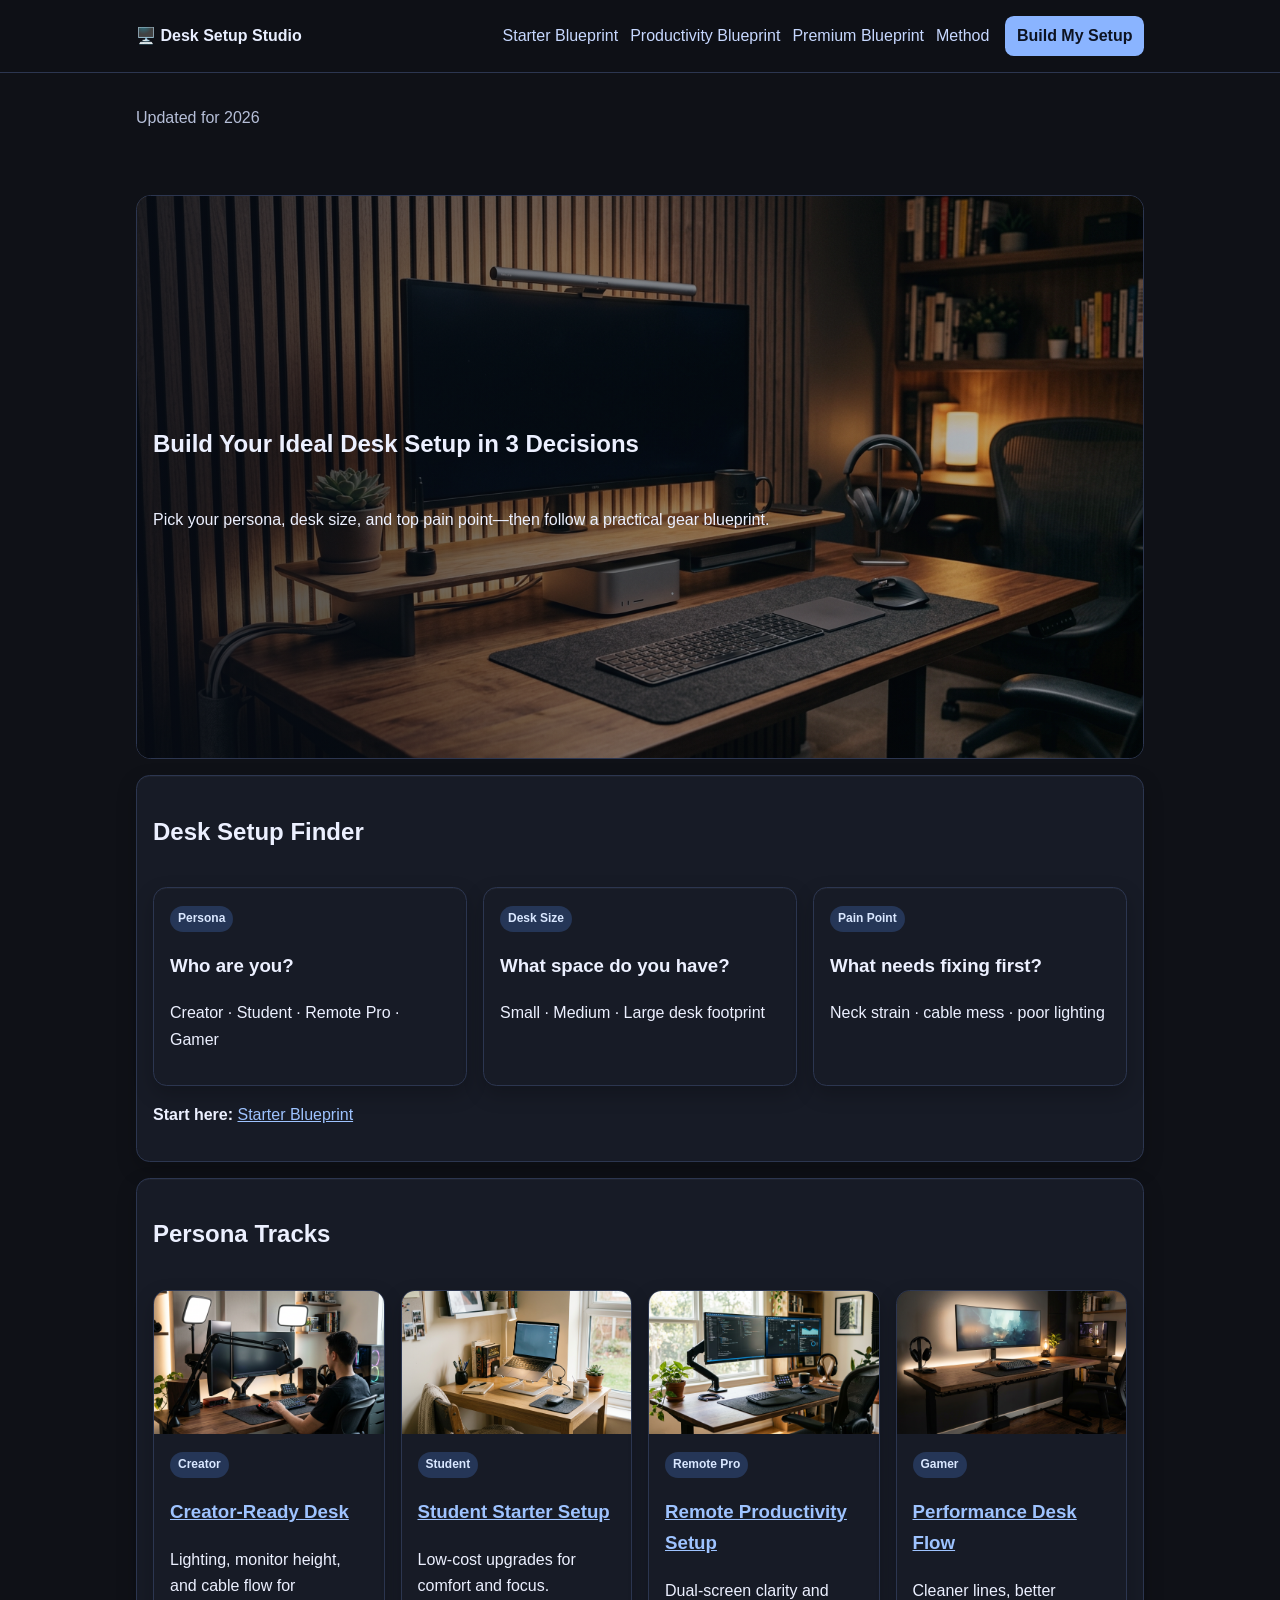
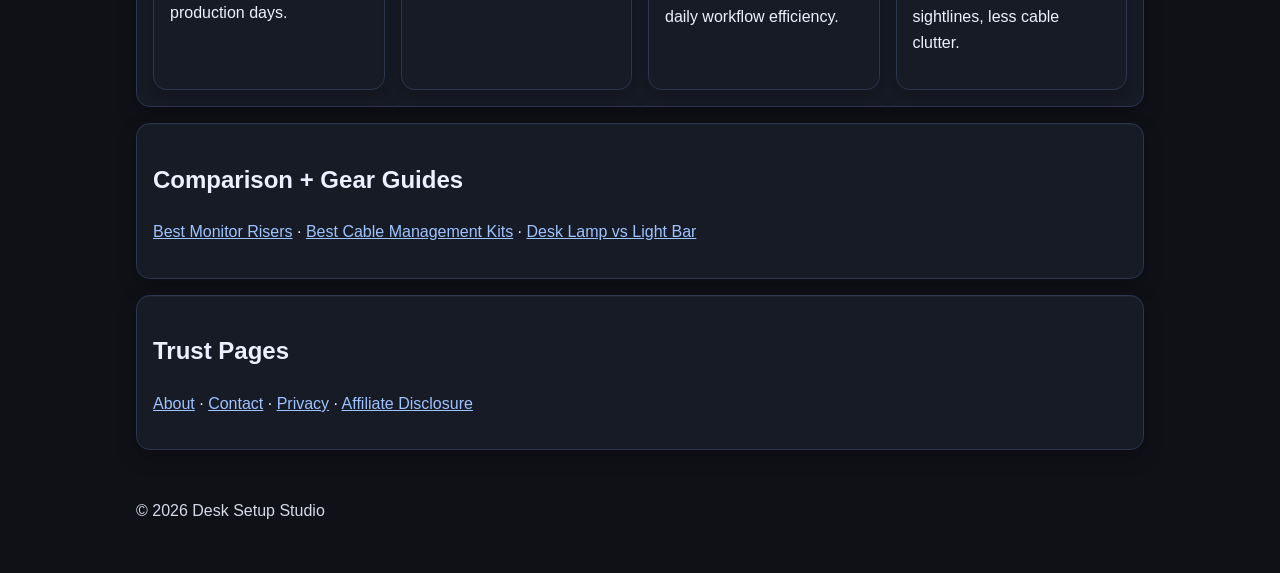
<file: index.html>
<!doctype html><html lang="en"><head><meta charset="utf-8"><meta name="viewport" content="width=device-width, initial-scale=1">
<title>Desk Setup Studio (2026) – Build Your Ideal Workspace</title>
<meta name="description" content="Use our Desk Setup Finder to build the right workspace by persona, desk size, and budget. Practical gear blueprints and comparison guides.">
<link rel="canonical" href="https://virtualecommerceinc.com/deskgear/"><link rel="stylesheet" href="styles.css"><!-- Google tag (gtag.js) -->
<script async src="https://www.googletagmanager.com/gtag/js?id=G-3Q57QH82ZM"></script><script>window.dataLayer=window.dataLayer||[];function gtag(){dataLayer.push(arguments);}gtag('js',new Date());gtag('config','G-3Q57QH82ZM');</script>
<script type="application/ld+json">{"@context":"https://schema.org","@type":"WebSite","name":"Desk Setup Studio","url":"https://virtualecommerceinc.com/deskgear/"}</script>
</head><body>
<div class="top-nav-wrap"><div class="wrap top-nav"><a class="brand" href="index.html">🖥️ Desk Setup Studio</a><nav class="top-links"><a href="setup-blueprint-starter.html">Starter Blueprint</a><a href="setup-blueprint-productivity.html">Productivity Blueprint</a><a href="setup-blueprint-premium.html">Premium Blueprint</a><a href="about.html">Method</a></nav><a class="top-cta" href="setup-blueprint-starter.html">Build My Setup</a></div></div>
<header class="wrap"><p class="sub">Updated for 2026</p></header>
<main class="wrap">
<section class="hero-banner"><img src="assets/desk_hero.png" alt="Premium ergonomic desk setup with clean cable management and monitor riser" loading="eager"><div class="hero-overlay"><h1>Build Your Ideal Desk Setup in 3 Decisions</h1><p>Pick your persona, desk size, and top pain point—then follow a practical gear blueprint.</p></div></section>

<section class="panel"><h2>Desk Setup Finder</h2><div class="grid">
<article class="card"><span class="badge">Persona</span><h3>Who are you?</h3><p>Creator · Student · Remote Pro · Gamer</p></article>
<article class="card"><span class="badge">Desk Size</span><h3>What space do you have?</h3><p>Small · Medium · Large desk footprint</p></article>
<article class="card"><span class="badge">Pain Point</span><h3>What needs fixing first?</h3><p>Neck strain · cable mess · poor lighting</p></article>
</div><p><strong>Start here:</strong> <a href="setup-blueprint-starter.html">Starter Blueprint</a></p></section>

<section class="panel"><h2>Persona Tracks</h2><div class="grid guide-cards">
<article class="card guide-card"><img src="assets/desk_creator.png" alt="Creator desk setup with microphone arm and clean lighting" loading="lazy"><div class="card-body"><span class="badge">Creator</span><h3><a href="setup-blueprint-premium.html">Creator-Ready Desk</a></h3><p>Lighting, monitor height, and cable flow for production days.</p></div></article>
<article class="card guide-card"><img src="assets/desk_student.png" alt="Compact student desk with organized accessories" loading="lazy"><div class="card-body"><span class="badge">Student</span><h3><a href="setup-blueprint-starter.html">Student Starter Setup</a></h3><p>Low-cost upgrades for comfort and focus.</p></div></article>
<article class="card guide-card"><img src="assets/desk_remote.png" alt="Remote work desk with dual monitor ergonomic arrangement" loading="lazy"><div class="card-body"><span class="badge">Remote Pro</span><h3><a href="setup-blueprint-productivity.html">Remote Productivity Setup</a></h3><p>Dual-screen clarity and daily workflow efficiency.</p></div></article>
<article class="card guide-card"><img src="assets/desk_gamer.png" alt="Gaming desk with monitor light and organized cable routing" loading="lazy"><div class="card-body"><span class="badge">Gamer</span><h3><a href="setup-blueprint-productivity.html">Performance Desk Flow</a></h3><p>Cleaner lines, better sightlines, less cable clutter.</p></div></article>
</div></section>

<section class="panel"><h2>Comparison + Gear Guides</h2><p><a href="best-monitor-risers.html">Best Monitor Risers</a> · <a href="best-cable-management-kits.html">Best Cable Management Kits</a> · <a href="desk-lamp-vs-light-bar.html">Desk Lamp vs Light Bar</a></p></section>
<section class="panel"><h2>Trust Pages</h2><p><a href="about.html">About</a> · <a href="contact.html">Contact</a> · <a href="privacy.html">Privacy</a> · <a href="affiliate-disclosure.html">Affiliate Disclosure</a></p></section>
</main>
<footer class="wrap footer"><p>© 2026 Desk Setup Studio</p></footer>
</body></html>
</file>
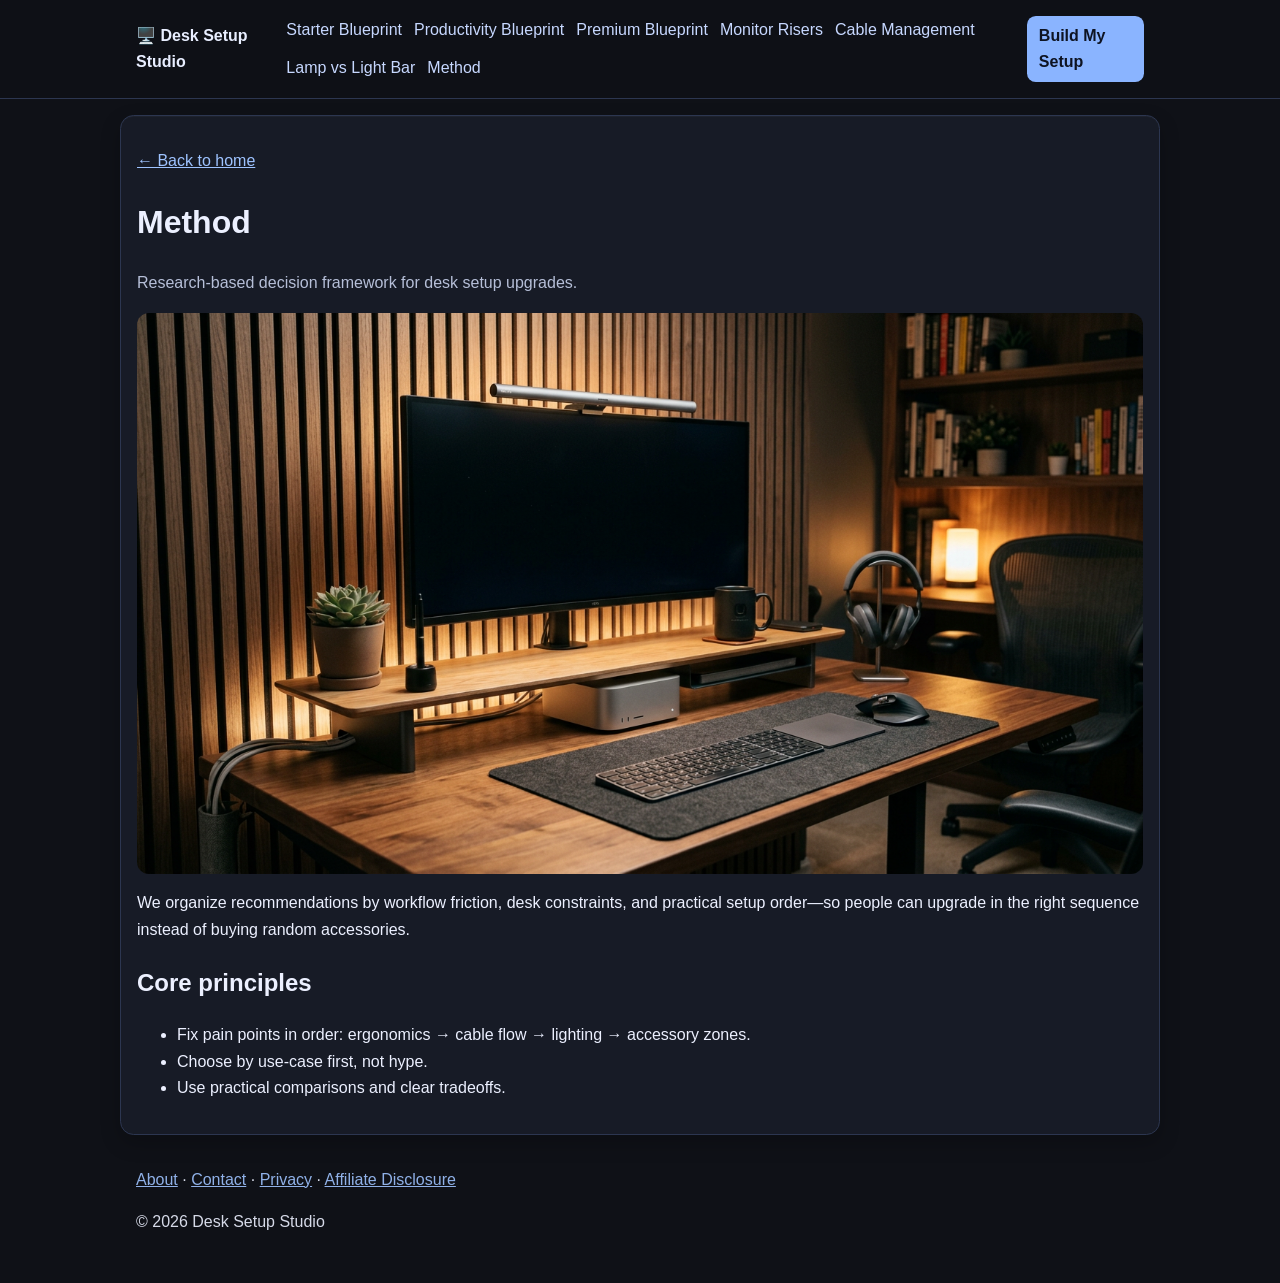
<file: about.html>
<!doctype html><html lang="en"><head><meta charset="utf-8"><meta name="viewport" content="width=device-width, initial-scale=1"><title>Method | Desk Setup Studio</title><meta name="description" content="Our desk setup method: practical, research-based framework to compare products quickly and build cleaner, more productive workspaces."><link rel="canonical" href="https://virtualecommerceinc.com/deskgear/about.html"><link rel="stylesheet" href="styles.css"><!-- Google tag (gtag.js) -->
<script async src="https://www.googletagmanager.com/gtag/js?id=G-3Q57QH82ZM"></script>
<script>window.dataLayer=window.dataLayer||[];function gtag(){dataLayer.push(arguments);}gtag("js",new Date());gtag("config","G-3Q57QH82ZM");</script></head><body><div class="top-nav-wrap"><div class="wrap top-nav"><a class="brand" href="index.html">🖥️ Desk Setup Studio</a><nav class="top-links"><a href="setup-blueprint-starter.html">Starter Blueprint</a><a href="setup-blueprint-productivity.html">Productivity Blueprint</a><a href="setup-blueprint-premium.html">Premium Blueprint</a><a href="best-monitor-risers.html">Monitor Risers</a><a href="best-cable-management-kits.html">Cable Management</a><a href="desk-lamp-vs-light-bar.html">Lamp vs Light Bar</a><a href="about.html">Method</a></nav><a class="top-cta" href="setup-blueprint-starter.html">Build My Setup</a></div></div>
<main class="wrap content"><p><a href="index.html">← Back to home</a></p><h1>Method</h1><p class="sub">Research-based decision framework for desk setup upgrades.</p><section class="guide-hero"><img src="assets/desk_hero.png" alt="Desk setup planning framework visual" loading="lazy"></section><p>We organize recommendations by workflow friction, desk constraints, and practical setup order—so people can upgrade in the right sequence instead of buying random accessories.</p><h2>Core principles</h2><ul><li>Fix pain points in order: ergonomics → cable flow → lighting → accessory zones.</li><li>Choose by use-case first, not hype.</li><li>Use practical comparisons and clear tradeoffs.</li></ul></main><footer class="wrap footer"><p><a href="about.html">About</a> · <a href="contact.html">Contact</a> · <a href="privacy.html">Privacy</a> · <a href="affiliate-disclosure.html">Affiliate Disclosure</a></p><p>© 2026 Desk Setup Studio</p></footer>
</body></html>
</file>
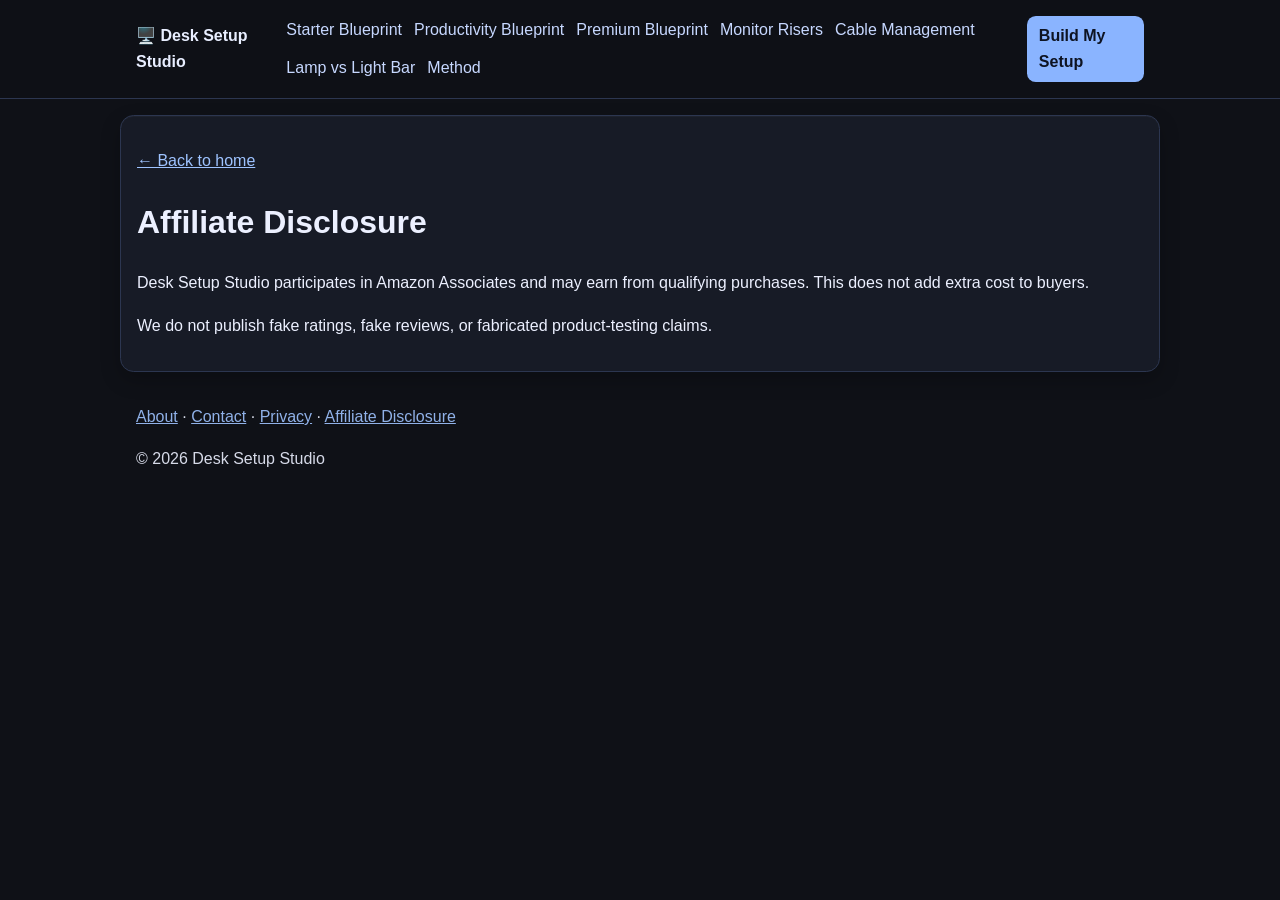
<file: affiliate-disclosure.html>
<!doctype html><html lang="en"><head><meta charset="utf-8"><meta name="viewport" content="width=device-width, initial-scale=1"><title>Affiliate Disclosure | Desk Setup Studio</title><meta name="description" content="Affiliate disclosure for Desk Setup Studio and Amazon Associates participation details."><link rel="canonical" href="https://virtualecommerceinc.com/deskgear/affiliate-disclosure.html"><link rel="stylesheet" href="styles.css"><!-- Google tag (gtag.js) -->
<script async src="https://www.googletagmanager.com/gtag/js?id=G-3Q57QH82ZM"></script>
<script>window.dataLayer=window.dataLayer||[];function gtag(){dataLayer.push(arguments);}gtag("js",new Date());gtag("config","G-3Q57QH82ZM");</script></head><body><div class="top-nav-wrap"><div class="wrap top-nav"><a class="brand" href="index.html">🖥️ Desk Setup Studio</a><nav class="top-links"><a href="setup-blueprint-starter.html">Starter Blueprint</a><a href="setup-blueprint-productivity.html">Productivity Blueprint</a><a href="setup-blueprint-premium.html">Premium Blueprint</a><a href="best-monitor-risers.html">Monitor Risers</a><a href="best-cable-management-kits.html">Cable Management</a><a href="desk-lamp-vs-light-bar.html">Lamp vs Light Bar</a><a href="about.html">Method</a></nav><a class="top-cta" href="setup-blueprint-starter.html">Build My Setup</a></div></div>
<main class="wrap content"><p><a href="index.html">← Back to home</a></p><h1>Affiliate Disclosure</h1><p>Desk Setup Studio participates in Amazon Associates and may earn from qualifying purchases. This does not add extra cost to buyers.</p><p>We do not publish fake ratings, fake reviews, or fabricated product-testing claims.</p></main><footer class="wrap footer"><p><a href="about.html">About</a> · <a href="contact.html">Contact</a> · <a href="privacy.html">Privacy</a> · <a href="affiliate-disclosure.html">Affiliate Disclosure</a></p><p>© 2026 Desk Setup Studio</p></footer>
</body></html>
</file>
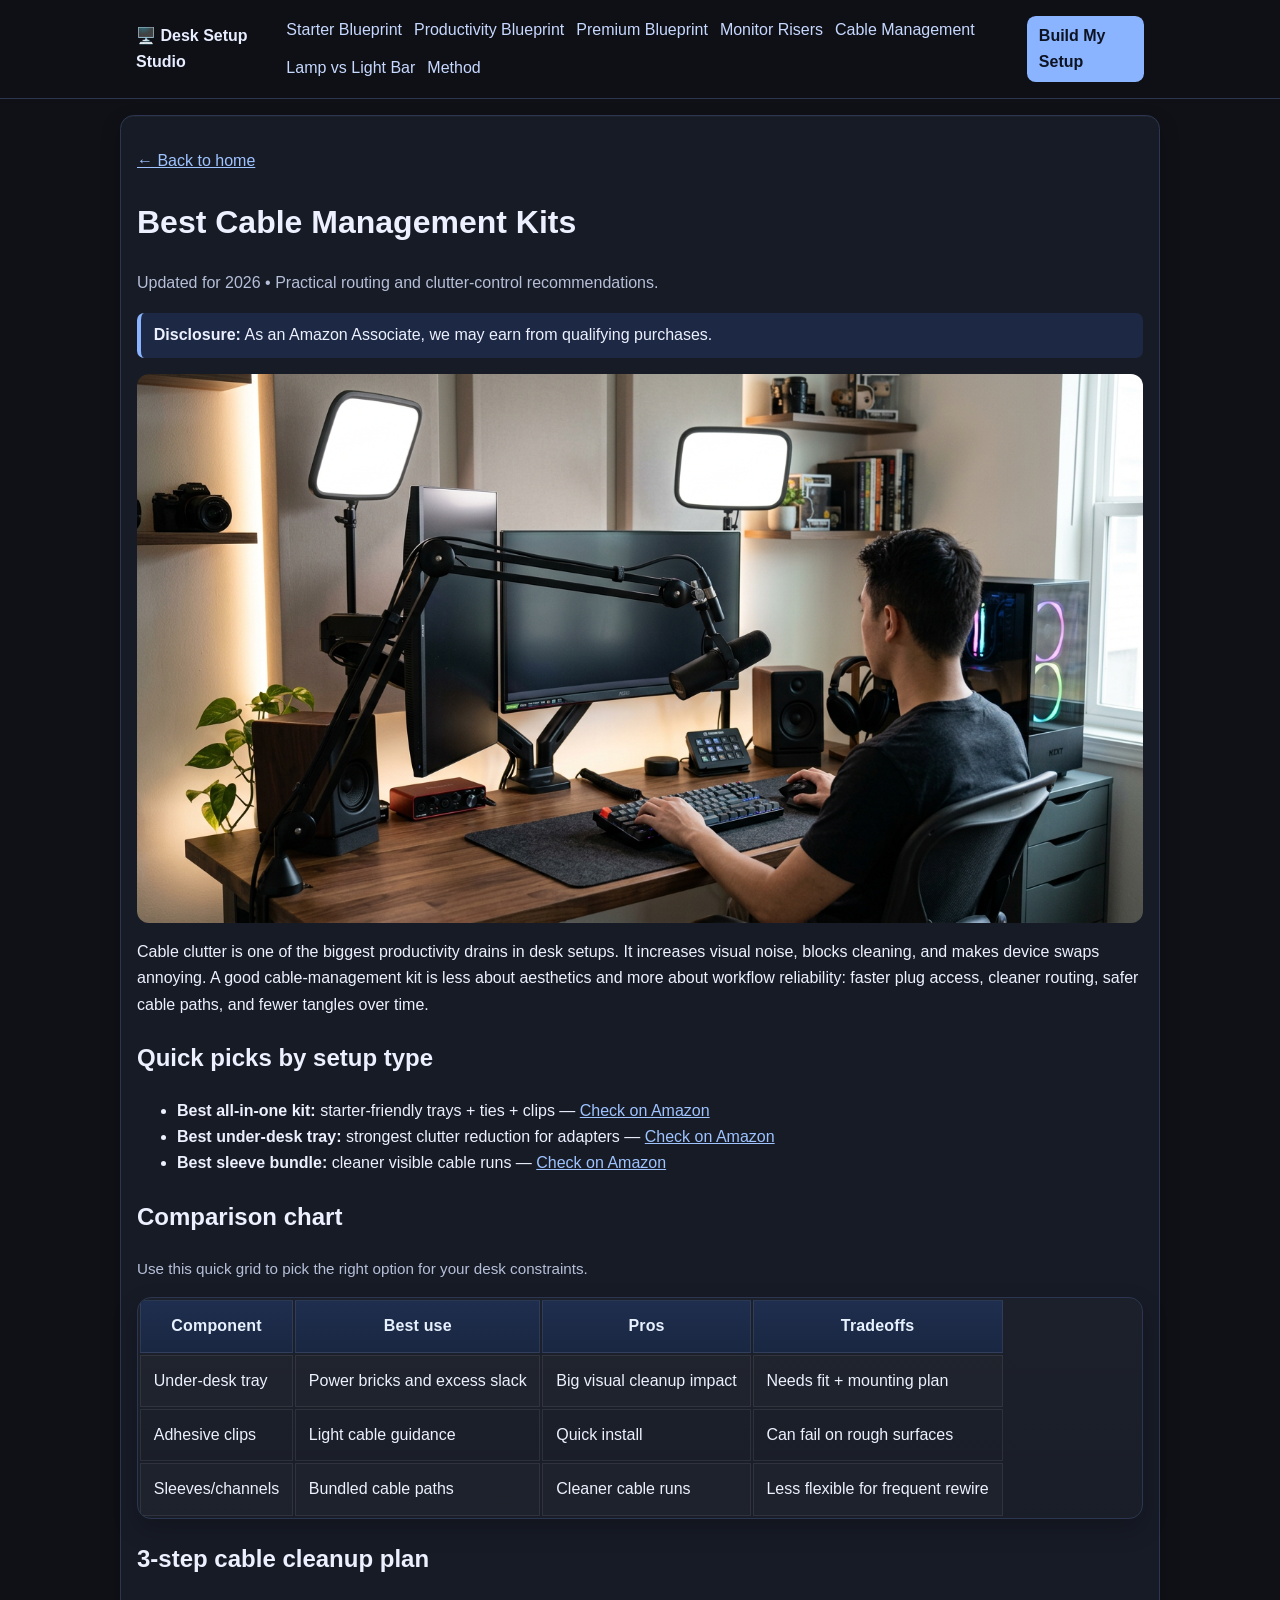
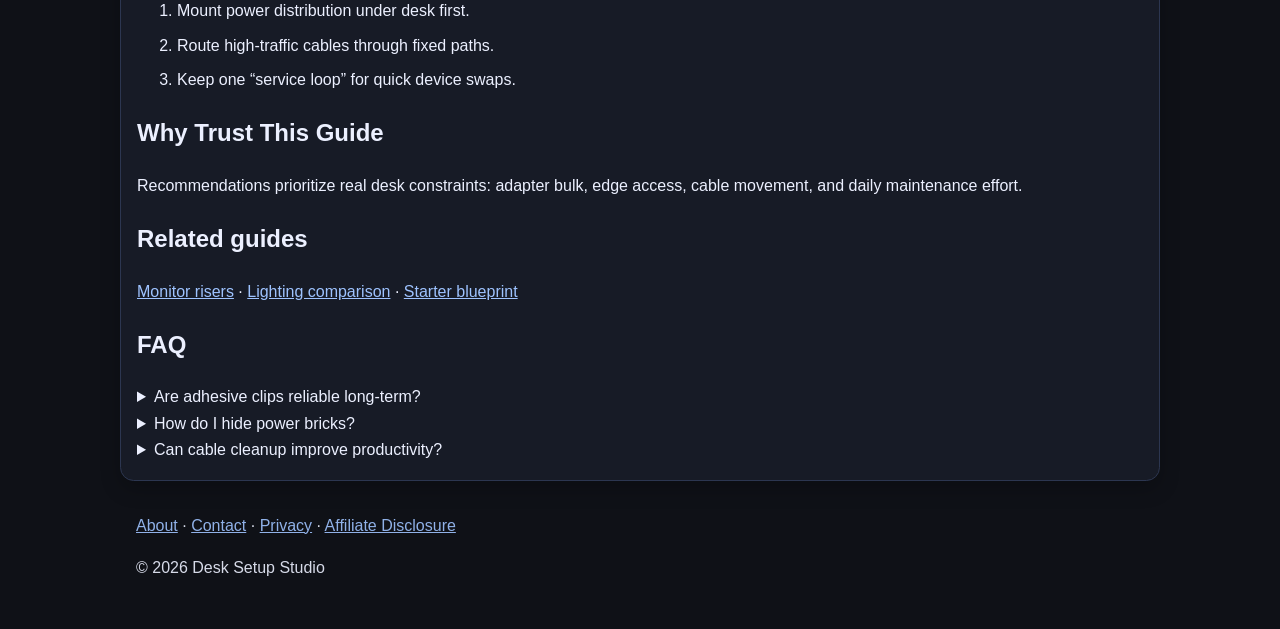
<file: best-cable-management-kits.html>
<!doctype html><html lang="en"><head><meta charset="utf-8"><meta name="viewport" content="width=device-width, initial-scale=1">
<title>Best Cable Management Kits (2026) – Clean Desk Workflow</title>
<meta name="description" content="Find the best desk cable management kits for under-desk routing, adapters, and wire control. Build a cleaner, faster workspace.">
<link rel="canonical" href="https://virtualecommerceinc.com/deskgear/best-cable-management-kits.html"><link rel="stylesheet" href="styles.css"><!-- Google tag (gtag.js) -->
<script async src="https://www.googletagmanager.com/gtag/js?id=G-3Q57QH82ZM"></script><script>window.dataLayer=window.dataLayer||[];function gtag(){dataLayer.push(arguments);}gtag('js',new Date());gtag('config','G-3Q57QH82ZM');</script>
<script type="application/ld+json">{"@context":"https://schema.org","@type":"BreadcrumbList","itemListElement":[{"@type":"ListItem","position":1,"name":"Home","item":"https://virtualecommerceinc.com/deskgear/"},{"@type":"ListItem","position":2,"name":"Best Cable Management Kits","item":"https://virtualecommerceinc.com/deskgear/best-cable-management-kits.html"}]}</script>
<script type="application/ld+json">{"@context":"https://schema.org","@type":"FAQPage","mainEntity":[{"@type":"Question","name":"What should I buy first for cable cleanup?","acceptedAnswer":{"@type":"Answer","text":"Start with an under-desk tray and reusable ties for the highest visible impact."}},{"@type":"Question","name":"Are adhesive clips enough?","acceptedAnswer":{"@type":"Answer","text":"They help for light routing, but heavier setups benefit from trays and channels."}}]}</script>
</head><body>
<div class="top-nav-wrap"><div class="wrap top-nav"><a class="brand" href="index.html">🖥️ Desk Setup Studio</a><nav class="top-links"><a href="setup-blueprint-starter.html">Starter Blueprint</a><a href="setup-blueprint-productivity.html">Productivity Blueprint</a><a href="setup-blueprint-premium.html">Premium Blueprint</a><a href="best-monitor-risers.html">Monitor Risers</a><a href="best-cable-management-kits.html">Cable Management</a><a href="desk-lamp-vs-light-bar.html">Lamp vs Light Bar</a><a href="about.html">Method</a></nav><a class="top-cta" href="setup-blueprint-starter.html">Build My Setup</a></div></div>
<main class="wrap content"><p><a href="index.html">← Back to home</a></p><h1>Best Cable Management Kits</h1><p class="sub">Updated for 2026 • Practical routing and clutter-control recommendations.</p><p class="disclosure"><strong>Disclosure:</strong> As an Amazon Associate, we may earn from qualifying purchases.</p>
<section class="guide-hero"><img src="assets/desk_creator.png" alt="Creative desk with clean cable routing and organized accessories" loading="lazy"></section>

<p>Cable clutter is one of the biggest productivity drains in desk setups. It increases visual noise, blocks cleaning, and makes device swaps annoying. A good cable-management kit is less about aesthetics and more about workflow reliability: faster plug access, cleaner routing, safer cable paths, and fewer tangles over time.</p>

<h2>Quick picks by setup type</h2>
<ul>
<li><strong>Best all-in-one kit:</strong> starter-friendly trays + ties + clips — <a rel="nofollow sponsored" href="https://www.amazon.com/s?k=desk+cable+management+kit&tag=deskgear03-20">Check on Amazon</a></li>
<li><strong>Best under-desk tray:</strong> strongest clutter reduction for adapters — <a rel="nofollow sponsored" href="https://www.amazon.com/s?k=under+desk+cable+tray&tag=deskgear03-20">Check on Amazon</a></li>
<li><strong>Best sleeve bundle:</strong> cleaner visible cable runs — <a rel="nofollow sponsored" href="https://www.amazon.com/s?k=desk+cable+sleeve+set&tag=deskgear03-20">Check on Amazon</a></li>
</ul>

<h2>Comparison chart</h2>
<p class="table-caption">Use this quick grid to pick the right option for your desk constraints.</p>
<div class="compare-table-wrap"><table>
<thead><tr><th>Component</th><th>Best use</th><th>Pros</th><th>Tradeoffs</th></tr></thead>
<tbody>
<tr><td>Under-desk tray</td><td>Power bricks and excess slack</td><td>Big visual cleanup impact</td><td>Needs fit + mounting plan</td></tr>
<tr><td>Adhesive clips</td><td>Light cable guidance</td><td>Quick install</td><td>Can fail on rough surfaces</td></tr>
<tr><td>Sleeves/channels</td><td>Bundled cable paths</td><td>Cleaner cable runs</td><td>Less flexible for frequent rewire</td></tr>
</tbody>
</table></div>

<h2>3-step cable cleanup plan</h2>
<ol>
<li>Mount power distribution under desk first.</li>
<li>Route high-traffic cables through fixed paths.</li>
<li>Keep one “service loop” for quick device swaps.</li>
</ol>

<h2>Why Trust This Guide</h2>
<p>Recommendations prioritize real desk constraints: adapter bulk, edge access, cable movement, and daily maintenance effort.</p>

<h2>Related guides</h2>
<p><a href="best-monitor-risers.html">Monitor risers</a> · <a href="desk-lamp-vs-light-bar.html">Lighting comparison</a> · <a href="setup-blueprint-starter.html">Starter blueprint</a></p>

<h2>FAQ</h2>
<details><summary>Are adhesive clips reliable long-term?</summary><p>They can be for lighter cables on clean surfaces; heavier routes should use trays/channels.</p></details>
<details><summary>How do I hide power bricks?</summary><p>Use under-desk trays or baskets and leave airflow space around high-heat adapters.</p></details>
<details><summary>Can cable cleanup improve productivity?</summary><p>Yes. Cleaner routing reduces friction, makes devices easier to manage, and improves focus.</p></details>
</main>
<footer class="wrap footer"><p><a href="about.html">About</a> · <a href="contact.html">Contact</a> · <a href="privacy.html">Privacy</a> · <a href="affiliate-disclosure.html">Affiliate Disclosure</a></p><p>© 2026 Desk Setup Studio</p></footer>
</body></html>
</file>
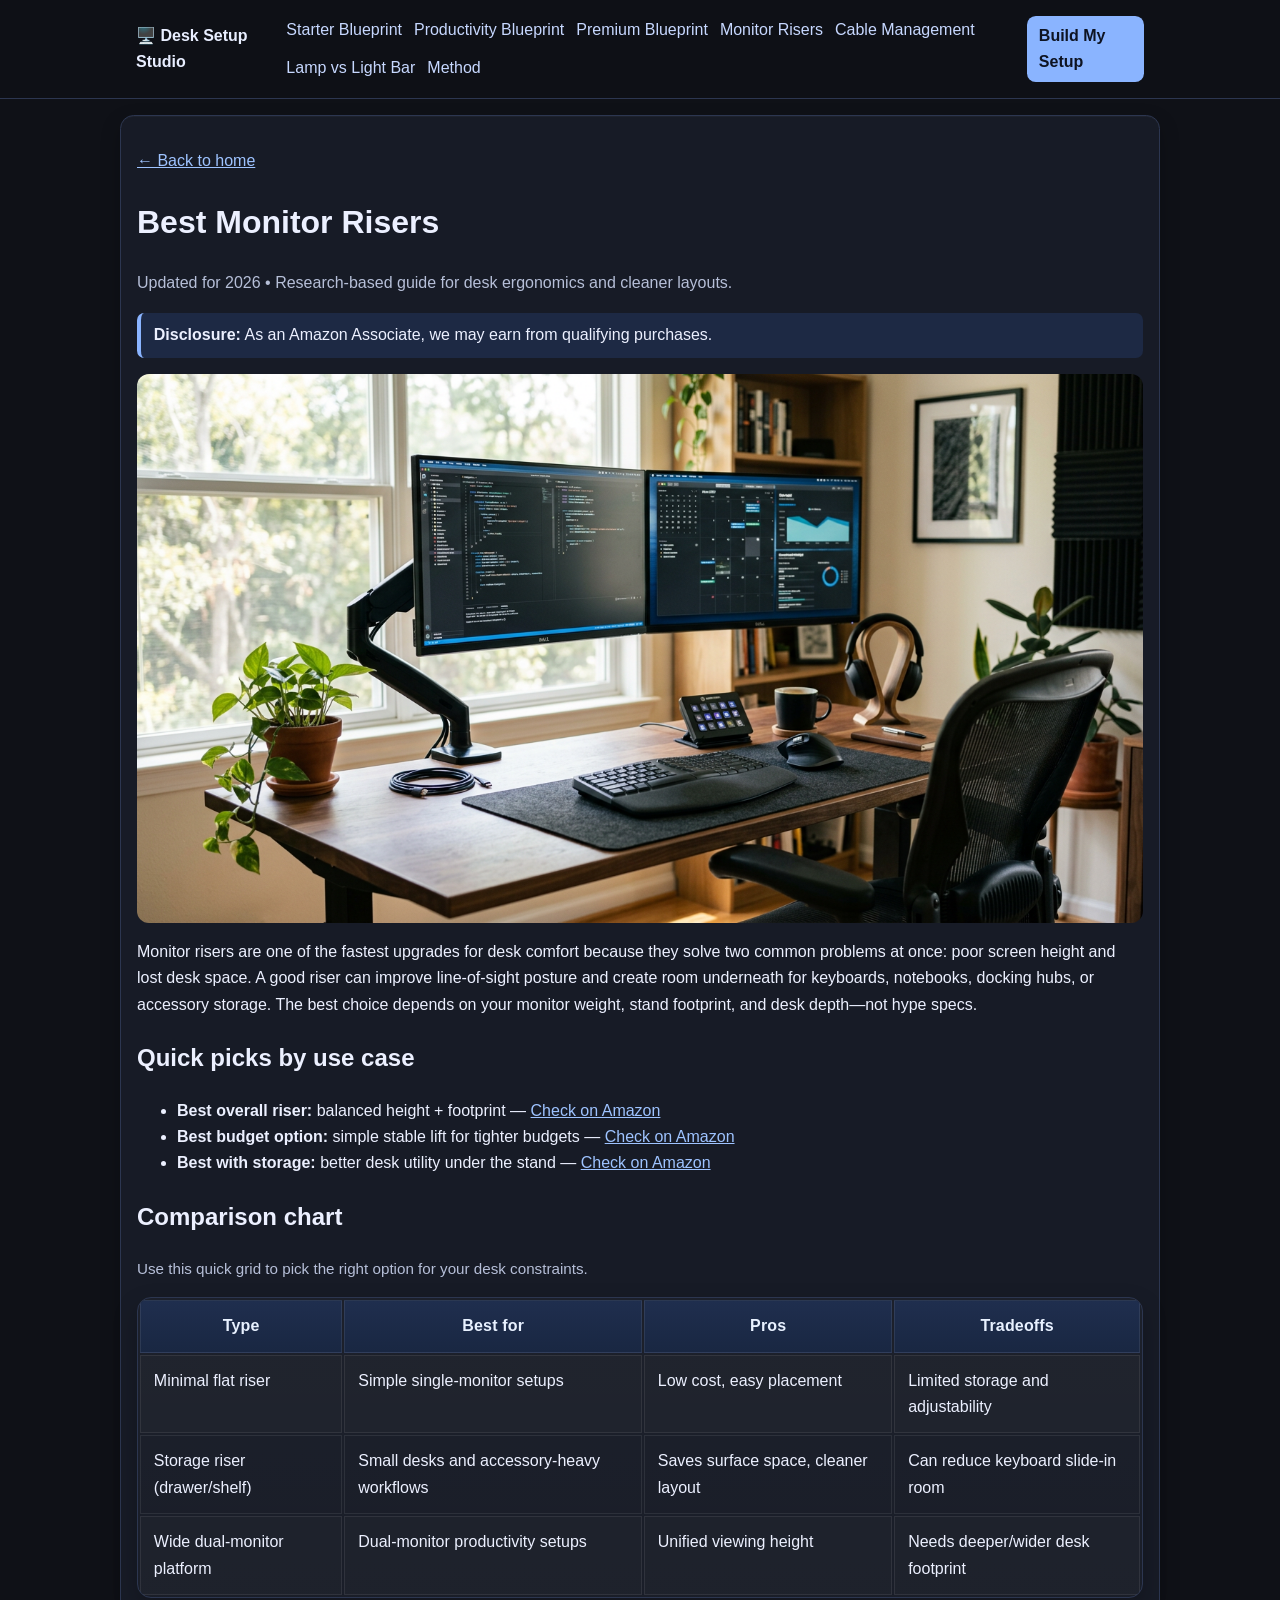
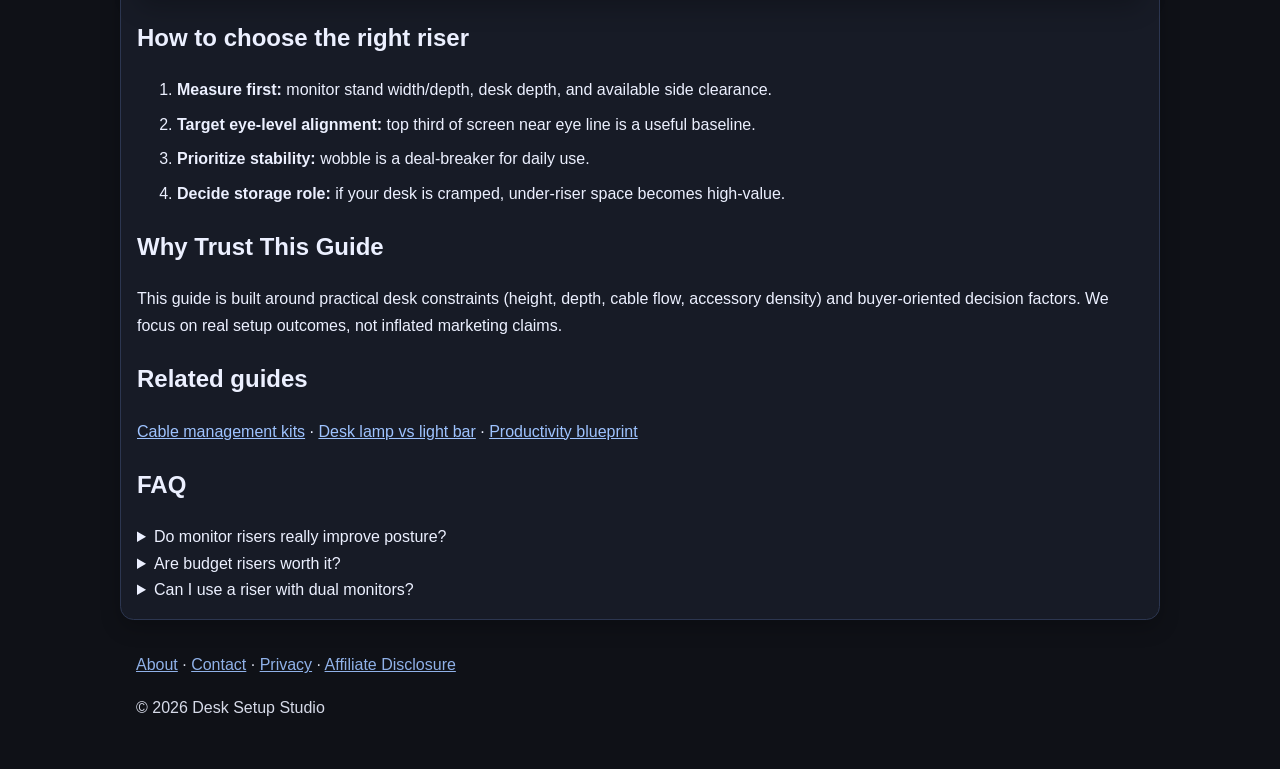
<file: best-monitor-risers.html>
<!doctype html><html lang="en"><head><meta charset="utf-8"><meta name="viewport" content="width=device-width, initial-scale=1">
<title>Best Monitor Risers (2026) – Ergonomic Desk Setup Guide</title>
<meta name="description" content="Compare monitor risers by height, footprint, and storage utility. Find ergonomic desk risers for home office, study, and creator setups.">
<link rel="canonical" href="https://virtualecommerceinc.com/deskgear/best-monitor-risers.html"><link rel="stylesheet" href="styles.css"><!-- Google tag (gtag.js) -->
<script async src="https://www.googletagmanager.com/gtag/js?id=G-3Q57QH82ZM"></script><script>window.dataLayer=window.dataLayer||[];function gtag(){dataLayer.push(arguments);}gtag('js',new Date());gtag('config','G-3Q57QH82ZM');</script>
<script type="application/ld+json">{"@context":"https://schema.org","@type":"BreadcrumbList","itemListElement":[{"@type":"ListItem","position":1,"name":"Home","item":"https://virtualecommerceinc.com/deskgear/"},{"@type":"ListItem","position":2,"name":"Best Monitor Risers","item":"https://virtualecommerceinc.com/deskgear/best-monitor-risers.html"}]}</script>
<script type="application/ld+json">{"@context":"https://schema.org","@type":"FAQPage","mainEntity":[{"@type":"Question","name":"Do monitor risers reduce neck strain?","acceptedAnswer":{"@type":"Answer","text":"They can help by bringing your display closer to eye level and reducing prolonged downward neck tilt."}},{"@type":"Question","name":"What width should I choose?","acceptedAnswer":{"@type":"Answer","text":"Choose a riser wider than your monitor base and deep enough to keep the stand stable."}},{"@type":"Question","name":"Do I need storage under a riser?","acceptedAnswer":{"@type":"Answer","text":"If desk depth is limited, under-riser storage can free space for keyboard, notebooks, and daily tools."}}]}</script>
</head><body>
<div class="top-nav-wrap"><div class="wrap top-nav"><a class="brand" href="index.html">🖥️ Desk Setup Studio</a><nav class="top-links"><a href="setup-blueprint-starter.html">Starter Blueprint</a><a href="setup-blueprint-productivity.html">Productivity Blueprint</a><a href="setup-blueprint-premium.html">Premium Blueprint</a><a href="best-monitor-risers.html">Monitor Risers</a><a href="best-cable-management-kits.html">Cable Management</a><a href="desk-lamp-vs-light-bar.html">Lamp vs Light Bar</a><a href="about.html">Method</a></nav><a class="top-cta" href="setup-blueprint-starter.html">Build My Setup</a></div></div>
<main class="wrap content">
<p><a href="index.html">← Back to home</a></p>
<h1>Best Monitor Risers</h1>
<p class="sub">Updated for 2026 • Research-based guide for desk ergonomics and cleaner layouts.</p>
<p class="disclosure"><strong>Disclosure:</strong> As an Amazon Associate, we may earn from qualifying purchases.</p>
<section class="guide-hero"><img src="assets/desk_remote.png" alt="Dual-monitor desk with ergonomic riser and tidy setup" loading="lazy"></section>

<p>Monitor risers are one of the fastest upgrades for desk comfort because they solve two common problems at once: poor screen height and lost desk space. A good riser can improve line-of-sight posture and create room underneath for keyboards, notebooks, docking hubs, or accessory storage. The best choice depends on your monitor weight, stand footprint, and desk depth—not hype specs.</p>

<h2>Quick picks by use case</h2>
<ul>
<li><strong>Best overall riser:</strong> balanced height + footprint — <a rel="nofollow sponsored" href="https://www.amazon.com/s?k=monitor+riser+stand&tag=deskgear03-20">Check on Amazon</a></li>
<li><strong>Best budget option:</strong> simple stable lift for tighter budgets — <a rel="nofollow sponsored" href="https://www.amazon.com/s?k=budget+monitor+riser&tag=deskgear03-20">Check on Amazon</a></li>
<li><strong>Best with storage:</strong> better desk utility under the stand — <a rel="nofollow sponsored" href="https://www.amazon.com/s?k=monitor+riser+with+drawer&tag=deskgear03-20">Check on Amazon</a></li>
</ul>

<h2>Comparison chart</h2>
<p class="table-caption">Use this quick grid to pick the right option for your desk constraints.</p>
<div class="compare-table-wrap"><table>
<thead><tr><th>Type</th><th>Best for</th><th>Pros</th><th>Tradeoffs</th></tr></thead>
<tbody>
<tr><td>Minimal flat riser</td><td>Simple single-monitor setups</td><td>Low cost, easy placement</td><td>Limited storage and adjustability</td></tr>
<tr><td>Storage riser (drawer/shelf)</td><td>Small desks and accessory-heavy workflows</td><td>Saves surface space, cleaner layout</td><td>Can reduce keyboard slide-in room</td></tr>
<tr><td>Wide dual-monitor platform</td><td>Dual-monitor productivity setups</td><td>Unified viewing height</td><td>Needs deeper/wider desk footprint</td></tr>
</tbody>
</table></div>

<h2>How to choose the right riser</h2>
<ol>
<li><strong>Measure first:</strong> monitor stand width/depth, desk depth, and available side clearance.</li>
<li><strong>Target eye-level alignment:</strong> top third of screen near eye line is a useful baseline.</li>
<li><strong>Prioritize stability:</strong> wobble is a deal-breaker for daily use.</li>
<li><strong>Decide storage role:</strong> if your desk is cramped, under-riser space becomes high-value.</li>
</ol>

<h2>Why Trust This Guide</h2>
<p>This guide is built around practical desk constraints (height, depth, cable flow, accessory density) and buyer-oriented decision factors. We focus on real setup outcomes, not inflated marketing claims.</p>

<h2>Related guides</h2>
<p><a href="best-cable-management-kits.html">Cable management kits</a> · <a href="desk-lamp-vs-light-bar.html">Desk lamp vs light bar</a> · <a href="setup-blueprint-productivity.html">Productivity blueprint</a></p>

<h2>FAQ</h2>
<details><summary>Do monitor risers really improve posture?</summary><p>They often help when monitors sit too low, reducing sustained neck flexion during long work sessions.</p></details>
<details><summary>Are budget risers worth it?</summary><p>Yes, if stable and correctly sized. Height and stability matter more than premium material.</p></details>
<details><summary>Can I use a riser with dual monitors?</summary><p>Yes—verify width and weight support. Some setups are better with two compact risers.</p></details>
</main>
<footer class="wrap footer"><p><a href="about.html">About</a> · <a href="contact.html">Contact</a> · <a href="privacy.html">Privacy</a> · <a href="affiliate-disclosure.html">Affiliate Disclosure</a></p><p>© 2026 Desk Setup Studio</p></footer>
</body></html>
</file>
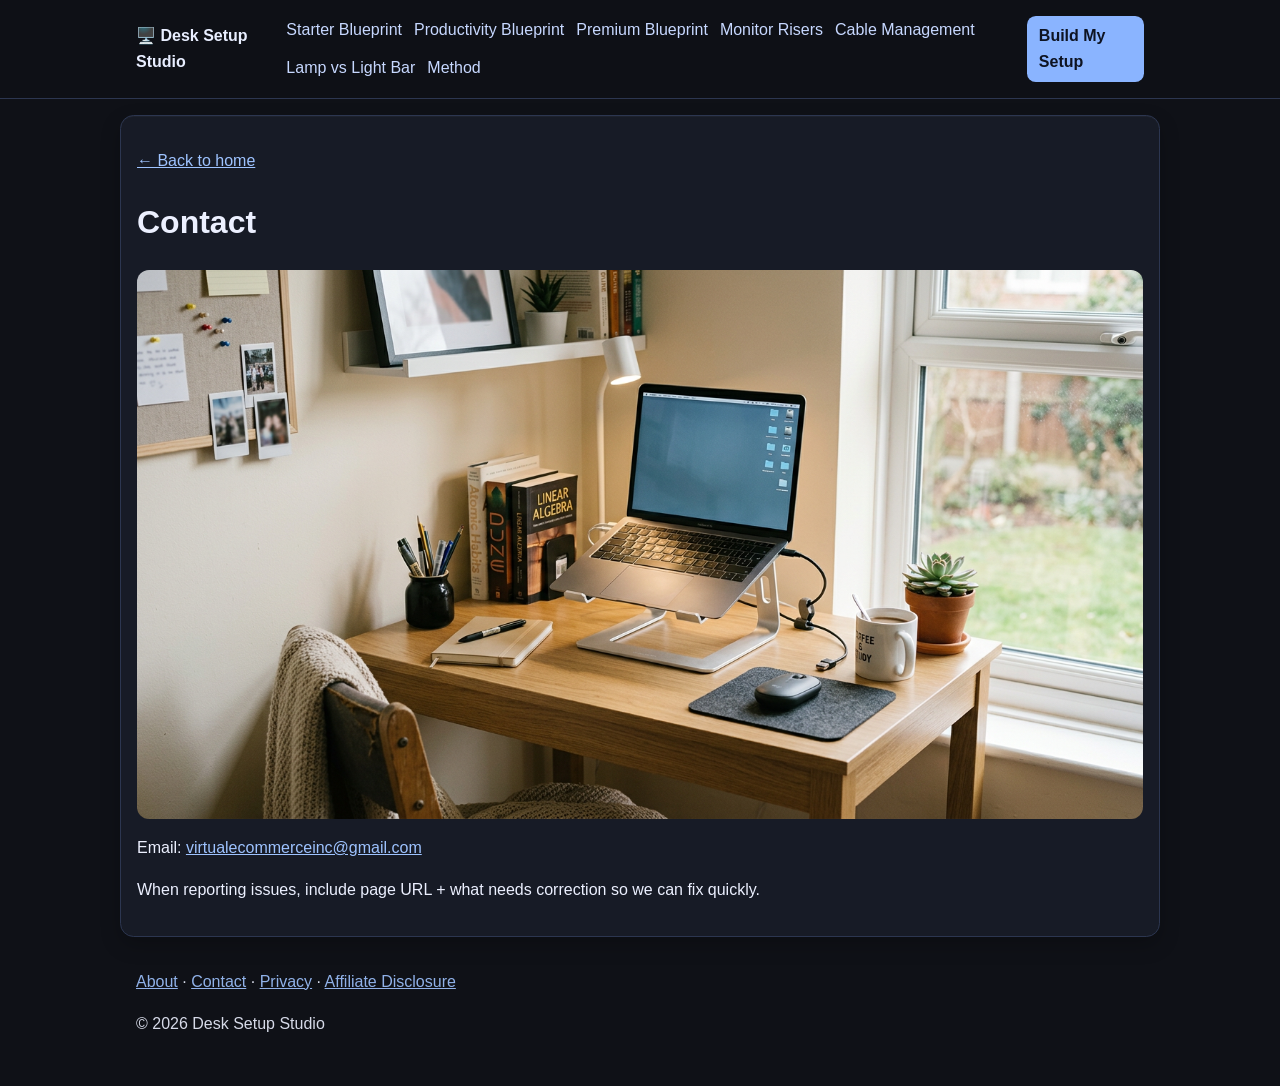
<file: contact.html>
<!doctype html><html lang="en"><head><meta charset="utf-8"><meta name="viewport" content="width=device-width, initial-scale=1"><title>Contact | Desk Setup Studio</title><meta name="description" content="Contact Desk Setup Studio for corrections, feedback, or collaboration requests."><link rel="canonical" href="https://virtualecommerceinc.com/deskgear/contact.html"><link rel="stylesheet" href="styles.css"><!-- Google tag (gtag.js) -->
<script async src="https://www.googletagmanager.com/gtag/js?id=G-3Q57QH82ZM"></script>
<script>window.dataLayer=window.dataLayer||[];function gtag(){dataLayer.push(arguments);}gtag("js",new Date());gtag("config","G-3Q57QH82ZM");</script></head><body><div class="top-nav-wrap"><div class="wrap top-nav"><a class="brand" href="index.html">🖥️ Desk Setup Studio</a><nav class="top-links"><a href="setup-blueprint-starter.html">Starter Blueprint</a><a href="setup-blueprint-productivity.html">Productivity Blueprint</a><a href="setup-blueprint-premium.html">Premium Blueprint</a><a href="best-monitor-risers.html">Monitor Risers</a><a href="best-cable-management-kits.html">Cable Management</a><a href="desk-lamp-vs-light-bar.html">Lamp vs Light Bar</a><a href="about.html">Method</a></nav><a class="top-cta" href="setup-blueprint-starter.html">Build My Setup</a></div></div>
<main class="wrap content"><p><a href="index.html">← Back to home</a></p><h1>Contact</h1><section class="guide-hero"><img src="assets/desk_student.png" alt="Clean workspace contact page visual" loading="lazy"></section><p>Email: <a href="mailto:virtualecommerceinc@gmail.com">virtualecommerceinc@gmail.com</a></p><p>When reporting issues, include page URL + what needs correction so we can fix quickly.</p></main><footer class="wrap footer"><p><a href="about.html">About</a> · <a href="contact.html">Contact</a> · <a href="privacy.html">Privacy</a> · <a href="affiliate-disclosure.html">Affiliate Disclosure</a></p><p>© 2026 Desk Setup Studio</p></footer>
</body></html>
</file>
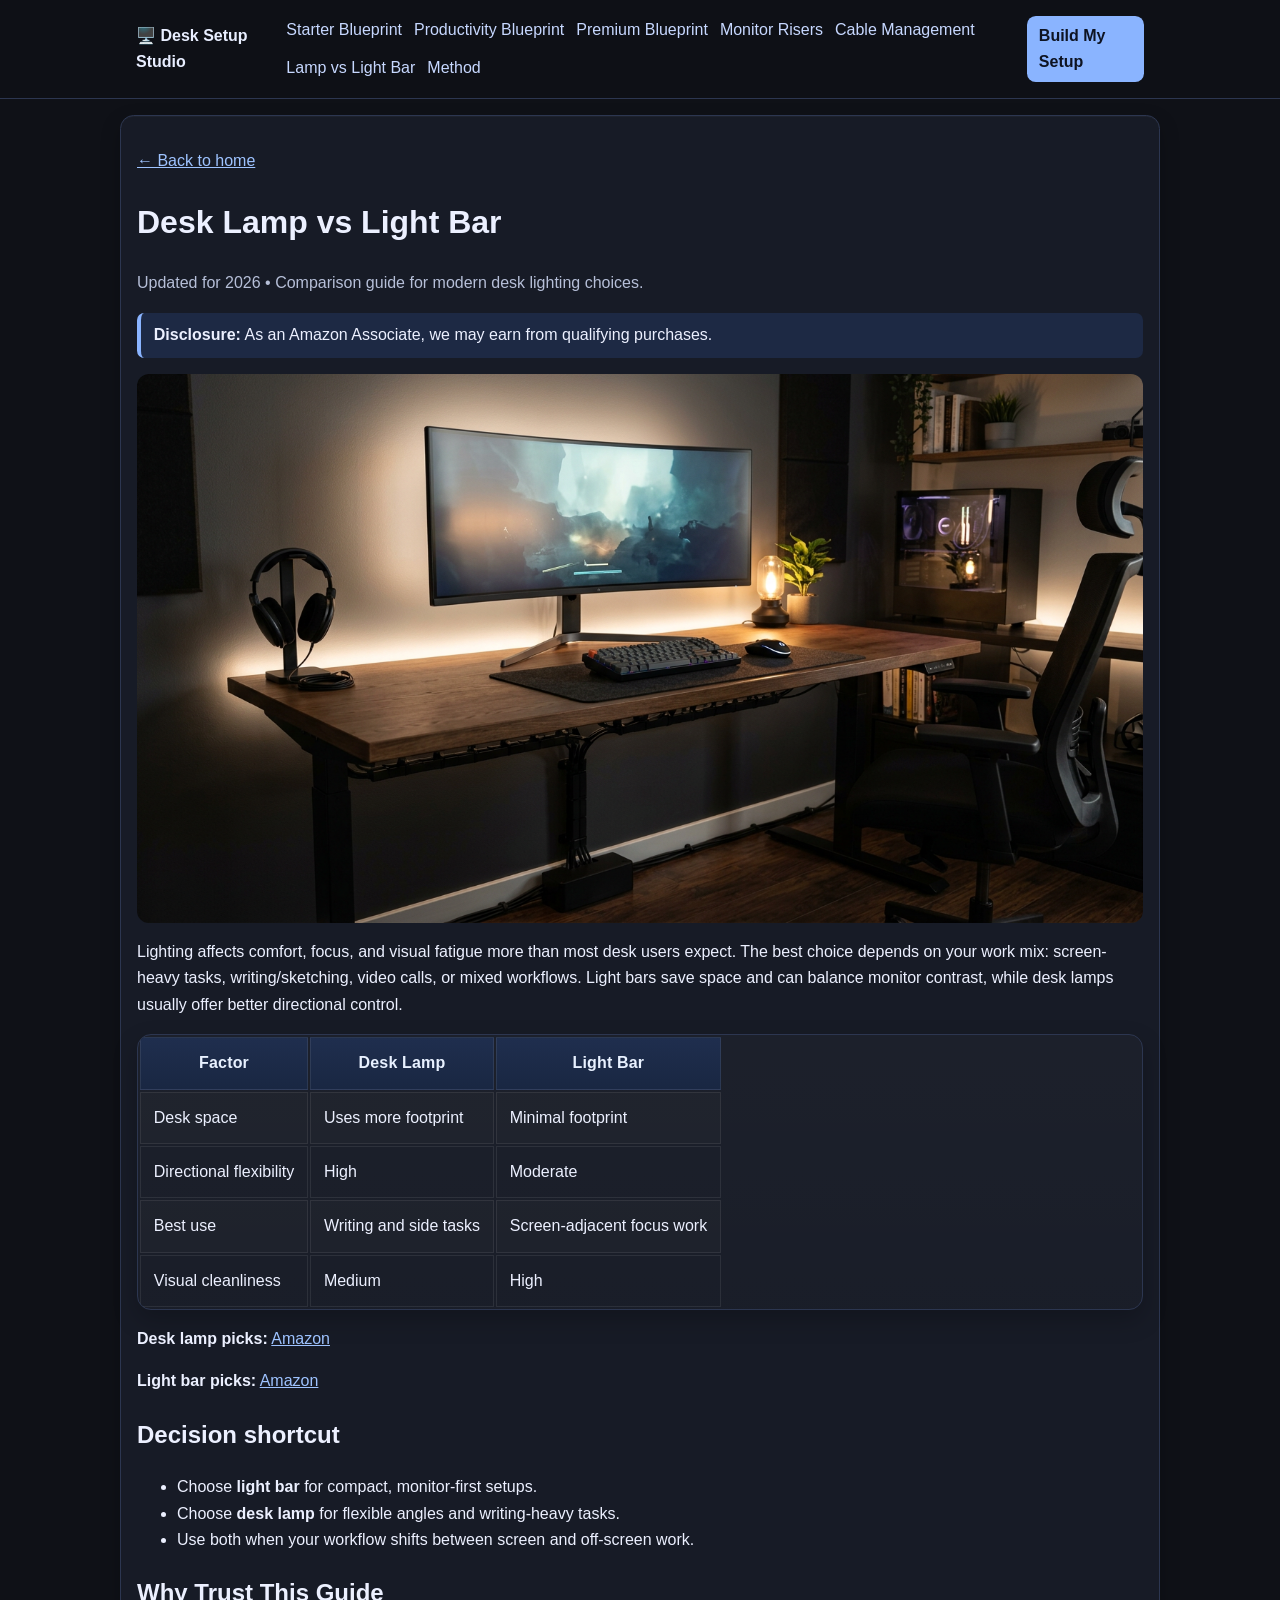
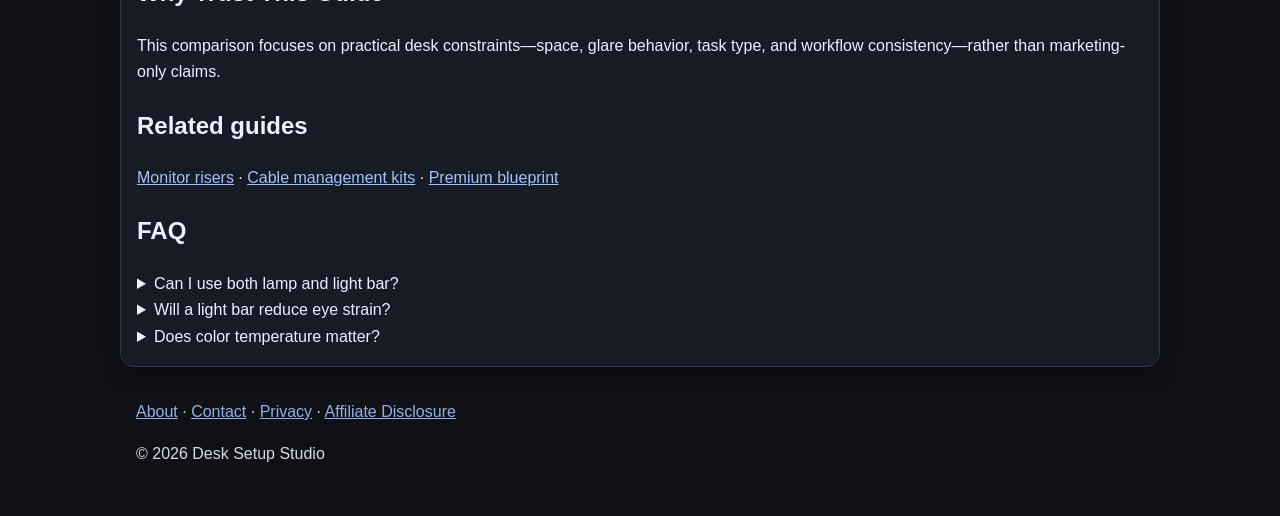
<file: desk-lamp-vs-light-bar.html>
<!doctype html><html lang="en"><head><meta charset="utf-8"><meta name="viewport" content="width=device-width, initial-scale=1">
<title>Desk Lamp vs Light Bar (2026) – Best Lighting for Focus</title>
<meta name="description" content="Compare desk lamps and monitor light bars by brightness, desk footprint, and workflow fit to choose better task lighting.">
<link rel="canonical" href="https://virtualecommerceinc.com/deskgear/desk-lamp-vs-light-bar.html"><link rel="stylesheet" href="styles.css"><!-- Google tag (gtag.js) -->
<script async src="https://www.googletagmanager.com/gtag/js?id=G-3Q57QH82ZM"></script><script>window.dataLayer=window.dataLayer||[];function gtag(){dataLayer.push(arguments);}gtag('js',new Date());gtag('config','G-3Q57QH82ZM');</script>
<script type="application/ld+json">{"@context":"https://schema.org","@type":"BreadcrumbList","itemListElement":[{"@type":"ListItem","position":1,"name":"Home","item":"https://virtualecommerceinc.com/deskgear/"},{"@type":"ListItem","position":2,"name":"Desk Lamp vs Light Bar","item":"https://virtualecommerceinc.com/deskgear/desk-lamp-vs-light-bar.html"}]}</script>
<script type="application/ld+json">{"@context":"https://schema.org","@type":"FAQPage","mainEntity":[{"@type":"Question","name":"Is a light bar better for small desks?","acceptedAnswer":{"@type":"Answer","text":"Often yes because it uses minimal surface area."}},{"@type":"Question","name":"When is a desk lamp better?","acceptedAnswer":{"@type":"Answer","text":"When adjustable directional lighting is needed for writing and side tasks."}}]}</script>
</head><body>
<div class="top-nav-wrap"><div class="wrap top-nav"><a class="brand" href="index.html">🖥️ Desk Setup Studio</a><nav class="top-links"><a href="setup-blueprint-starter.html">Starter Blueprint</a><a href="setup-blueprint-productivity.html">Productivity Blueprint</a><a href="setup-blueprint-premium.html">Premium Blueprint</a><a href="best-monitor-risers.html">Monitor Risers</a><a href="best-cable-management-kits.html">Cable Management</a><a href="desk-lamp-vs-light-bar.html">Lamp vs Light Bar</a><a href="about.html">Method</a></nav><a class="top-cta" href="setup-blueprint-starter.html">Build My Setup</a></div></div>
<main class="wrap content"><p><a href="index.html">← Back to home</a></p><h1>Desk Lamp vs Light Bar</h1><p class="sub">Updated for 2026 • Comparison guide for modern desk lighting choices.</p><p class="disclosure"><strong>Disclosure:</strong> As an Amazon Associate, we may earn from qualifying purchases.</p>
<section class="guide-hero"><img src="assets/desk_gamer.png" alt="Desk lighting setup with monitor light and focused task area" loading="lazy"></section>

<p>Lighting affects comfort, focus, and visual fatigue more than most desk users expect. The best choice depends on your work mix: screen-heavy tasks, writing/sketching, video calls, or mixed workflows. Light bars save space and can balance monitor contrast, while desk lamps usually offer better directional control.</p>

<div class="compare-table-wrap"><table>
<thead><tr><th>Factor</th><th>Desk Lamp</th><th>Light Bar</th></tr></thead>
<tbody>
<tr><td>Desk space</td><td>Uses more footprint</td><td>Minimal footprint</td></tr>
<tr><td>Directional flexibility</td><td>High</td><td>Moderate</td></tr>
<tr><td>Best use</td><td>Writing and side tasks</td><td>Screen-adjacent focus work</td></tr>
<tr><td>Visual cleanliness</td><td>Medium</td><td>High</td></tr>
</tbody>
</table></div>

<p><strong>Desk lamp picks:</strong> <a rel="nofollow sponsored" href="https://www.amazon.com/s?k=desk+lamp+led&tag=deskgear03-20">Amazon</a></p>
<p><strong>Light bar picks:</strong> <a rel="nofollow sponsored" href="https://www.amazon.com/s?k=monitor+light+bar&tag=deskgear03-20">Amazon</a></p>

<h2>Decision shortcut</h2>
<ul>
<li>Choose <strong>light bar</strong> for compact, monitor-first setups.</li>
<li>Choose <strong>desk lamp</strong> for flexible angles and writing-heavy tasks.</li>
<li>Use both when your workflow shifts between screen and off-screen work.</li>
</ul>

<h2>Why Trust This Guide</h2>
<p>This comparison focuses on practical desk constraints—space, glare behavior, task type, and workflow consistency—rather than marketing-only claims.</p>

<h2>Related guides</h2>
<p><a href="best-monitor-risers.html">Monitor risers</a> · <a href="best-cable-management-kits.html">Cable management kits</a> · <a href="setup-blueprint-premium.html">Premium blueprint</a></p>

<h2>FAQ</h2>
<details><summary>Can I use both lamp and light bar?</summary><p>Yes. Many setups benefit from both when tasks vary across screen work and writing/design.</p></details>
<details><summary>Will a light bar reduce eye strain?</summary><p>It can improve comfort by balancing local brightness around monitor-focused work.</p></details>
<details><summary>Does color temperature matter?</summary><p>Yes. Neutral/cool can support focus; warmer tones may feel better for evening sessions.</p></details>
</main>
<footer class="wrap footer"><p><a href="about.html">About</a> · <a href="contact.html">Contact</a> · <a href="privacy.html">Privacy</a> · <a href="affiliate-disclosure.html">Affiliate Disclosure</a></p><p>© 2026 Desk Setup Studio</p></footer>
</body></html>
</file>
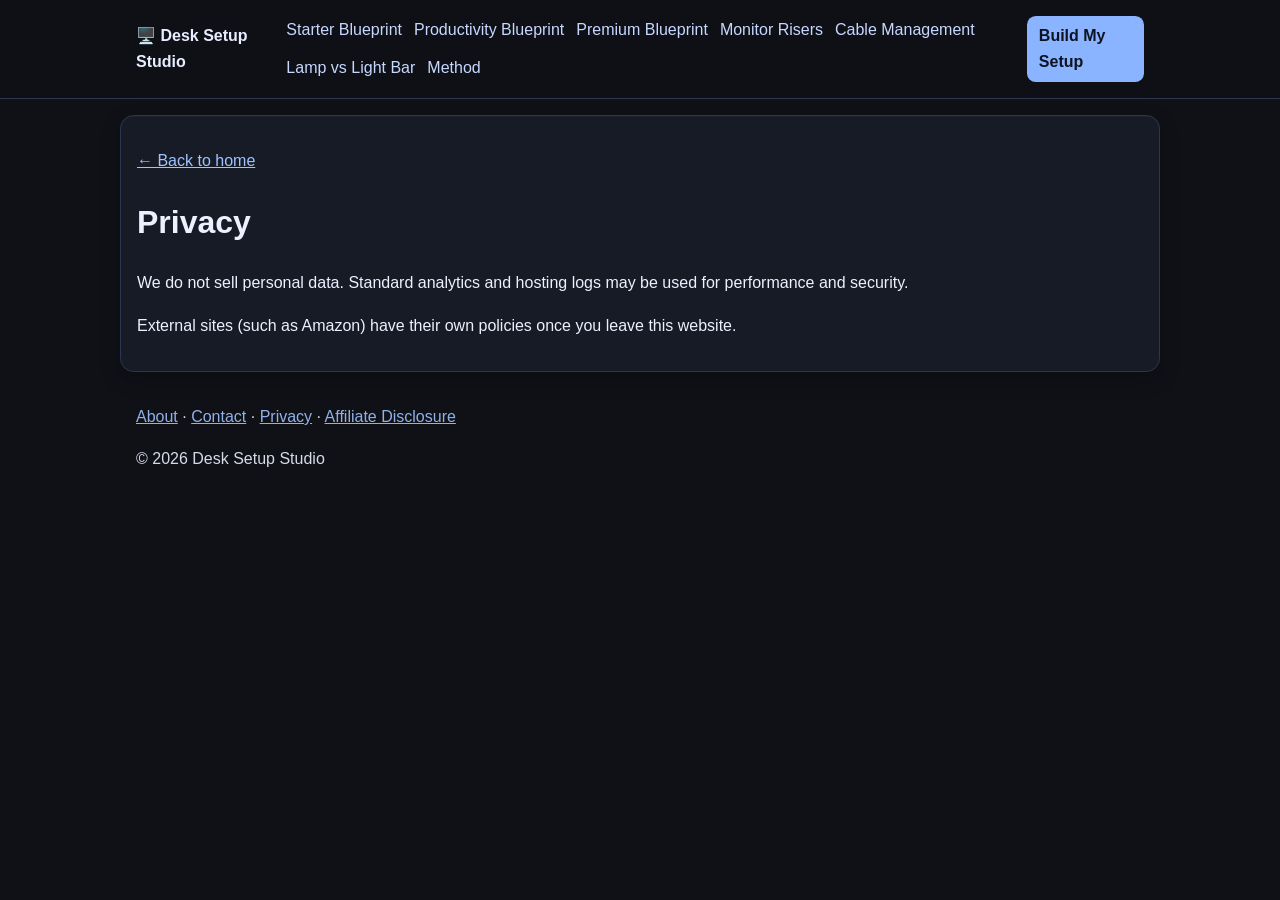
<file: privacy.html>
<!doctype html><html lang="en"><head><meta charset="utf-8"><meta name="viewport" content="width=device-width, initial-scale=1"><title>Privacy | Desk Setup Studio</title><meta name="description" content="Privacy policy for Desk Setup Studio including analytics and data handling basics."><link rel="canonical" href="https://virtualecommerceinc.com/deskgear/privacy.html"><link rel="stylesheet" href="styles.css"><!-- Google tag (gtag.js) -->
<script async src="https://www.googletagmanager.com/gtag/js?id=G-3Q57QH82ZM"></script>
<script>window.dataLayer=window.dataLayer||[];function gtag(){dataLayer.push(arguments);}gtag("js",new Date());gtag("config","G-3Q57QH82ZM");</script></head><body><div class="top-nav-wrap"><div class="wrap top-nav"><a class="brand" href="index.html">🖥️ Desk Setup Studio</a><nav class="top-links"><a href="setup-blueprint-starter.html">Starter Blueprint</a><a href="setup-blueprint-productivity.html">Productivity Blueprint</a><a href="setup-blueprint-premium.html">Premium Blueprint</a><a href="best-monitor-risers.html">Monitor Risers</a><a href="best-cable-management-kits.html">Cable Management</a><a href="desk-lamp-vs-light-bar.html">Lamp vs Light Bar</a><a href="about.html">Method</a></nav><a class="top-cta" href="setup-blueprint-starter.html">Build My Setup</a></div></div>
<main class="wrap content"><p><a href="index.html">← Back to home</a></p><h1>Privacy</h1><p>We do not sell personal data. Standard analytics and hosting logs may be used for performance and security.</p><p>External sites (such as Amazon) have their own policies once you leave this website.</p></main><footer class="wrap footer"><p><a href="about.html">About</a> · <a href="contact.html">Contact</a> · <a href="privacy.html">Privacy</a> · <a href="affiliate-disclosure.html">Affiliate Disclosure</a></p><p>© 2026 Desk Setup Studio</p></footer>
</body></html>
</file>
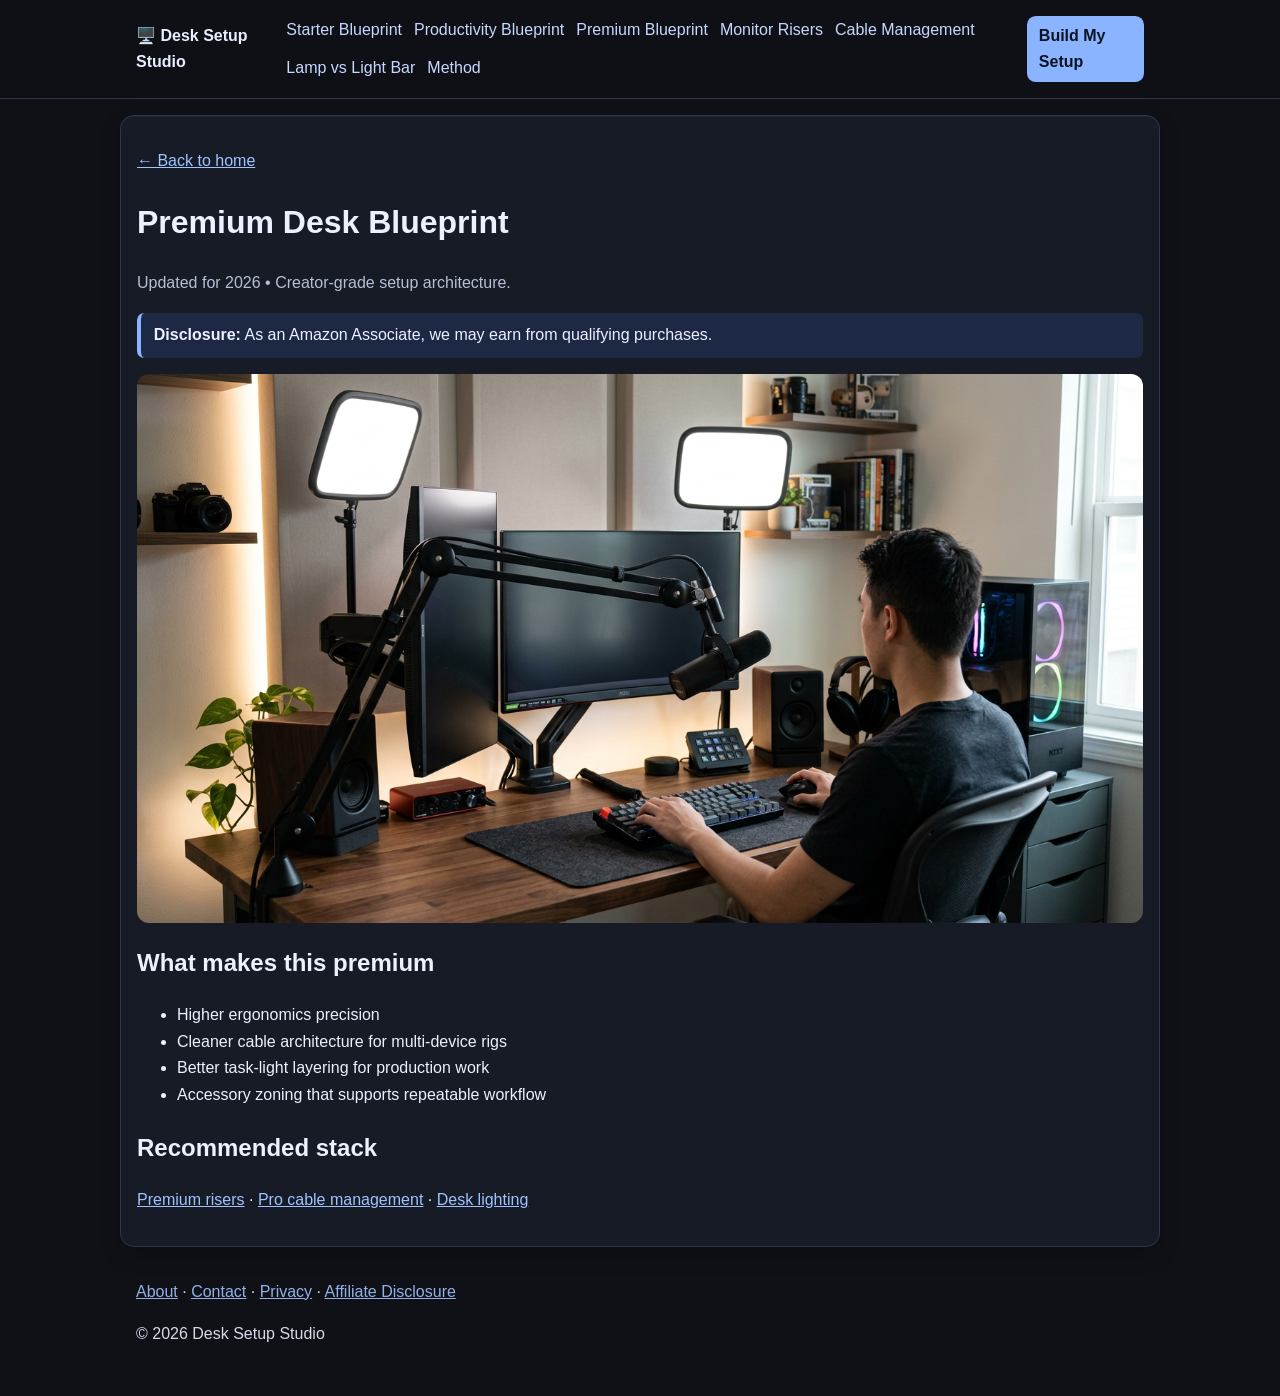
<file: setup-blueprint-premium.html>
<!doctype html><html lang="en"><head><meta charset="utf-8"><meta name="viewport" content="width=device-width, initial-scale=1"><title>Premium Desk Blueprint (2026) – Creator-Grade Setup</title><meta name="description" content="Premium desk blueprint for creators and power users: cleaner cable paths, ergonomic stack, and studio-ready workflow accessories."><link rel="canonical" href="https://virtualecommerceinc.com/deskgear/setup-blueprint-premium.html"><link rel="stylesheet" href="styles.css"><!-- Google tag (gtag.js) -->
<script async src="https://www.googletagmanager.com/gtag/js?id=G-3Q57QH82ZM"></script>
<script>window.dataLayer=window.dataLayer||[];function gtag(){dataLayer.push(arguments);}gtag("js",new Date());gtag("config","G-3Q57QH82ZM");</script></head><body><div class="top-nav-wrap"><div class="wrap top-nav"><a class="brand" href="index.html">🖥️ Desk Setup Studio</a><nav class="top-links"><a href="setup-blueprint-starter.html">Starter Blueprint</a><a href="setup-blueprint-productivity.html">Productivity Blueprint</a><a href="setup-blueprint-premium.html">Premium Blueprint</a><a href="best-monitor-risers.html">Monitor Risers</a><a href="best-cable-management-kits.html">Cable Management</a><a href="desk-lamp-vs-light-bar.html">Lamp vs Light Bar</a><a href="about.html">Method</a></nav><a class="top-cta" href="setup-blueprint-starter.html">Build My Setup</a></div></div>
<main class="wrap content"><p><a href="index.html">← Back to home</a></p><h1>Premium Desk Blueprint</h1><p class="sub">Updated for 2026 • Creator-grade setup architecture.</p><p class="disclosure"><strong>Disclosure:</strong> As an Amazon Associate, we may earn from qualifying purchases.</p>
<section class="guide-hero"><img src="assets/desk_creator.png" alt="Premium creator desk blueprint with organized production workflow" loading="lazy"></section>
<h2>What makes this premium</h2>
<ul><li>Higher ergonomics precision</li><li>Cleaner cable architecture for multi-device rigs</li><li>Better task-light layering for production work</li><li>Accessory zoning that supports repeatable workflow</li></ul>
<h2>Recommended stack</h2>
<p><a rel="nofollow sponsored" href="https://www.amazon.com/s?k=premium+monitor+riser&tag=deskgear03-20">Premium risers</a> · <a rel="nofollow sponsored" href="https://www.amazon.com/s?k=professional+cable+management+desk&tag=deskgear03-20">Pro cable management</a> · <a rel="nofollow sponsored" href="https://www.amazon.com/s?k=desk+lighting+for+video+calls&tag=deskgear03-20">Desk lighting</a></p>
</main><footer class="wrap footer"><p><a href="about.html">About</a> · <a href="contact.html">Contact</a> · <a href="privacy.html">Privacy</a> · <a href="affiliate-disclosure.html">Affiliate Disclosure</a></p><p>© 2026 Desk Setup Studio</p></footer>
</body></html>
</file>
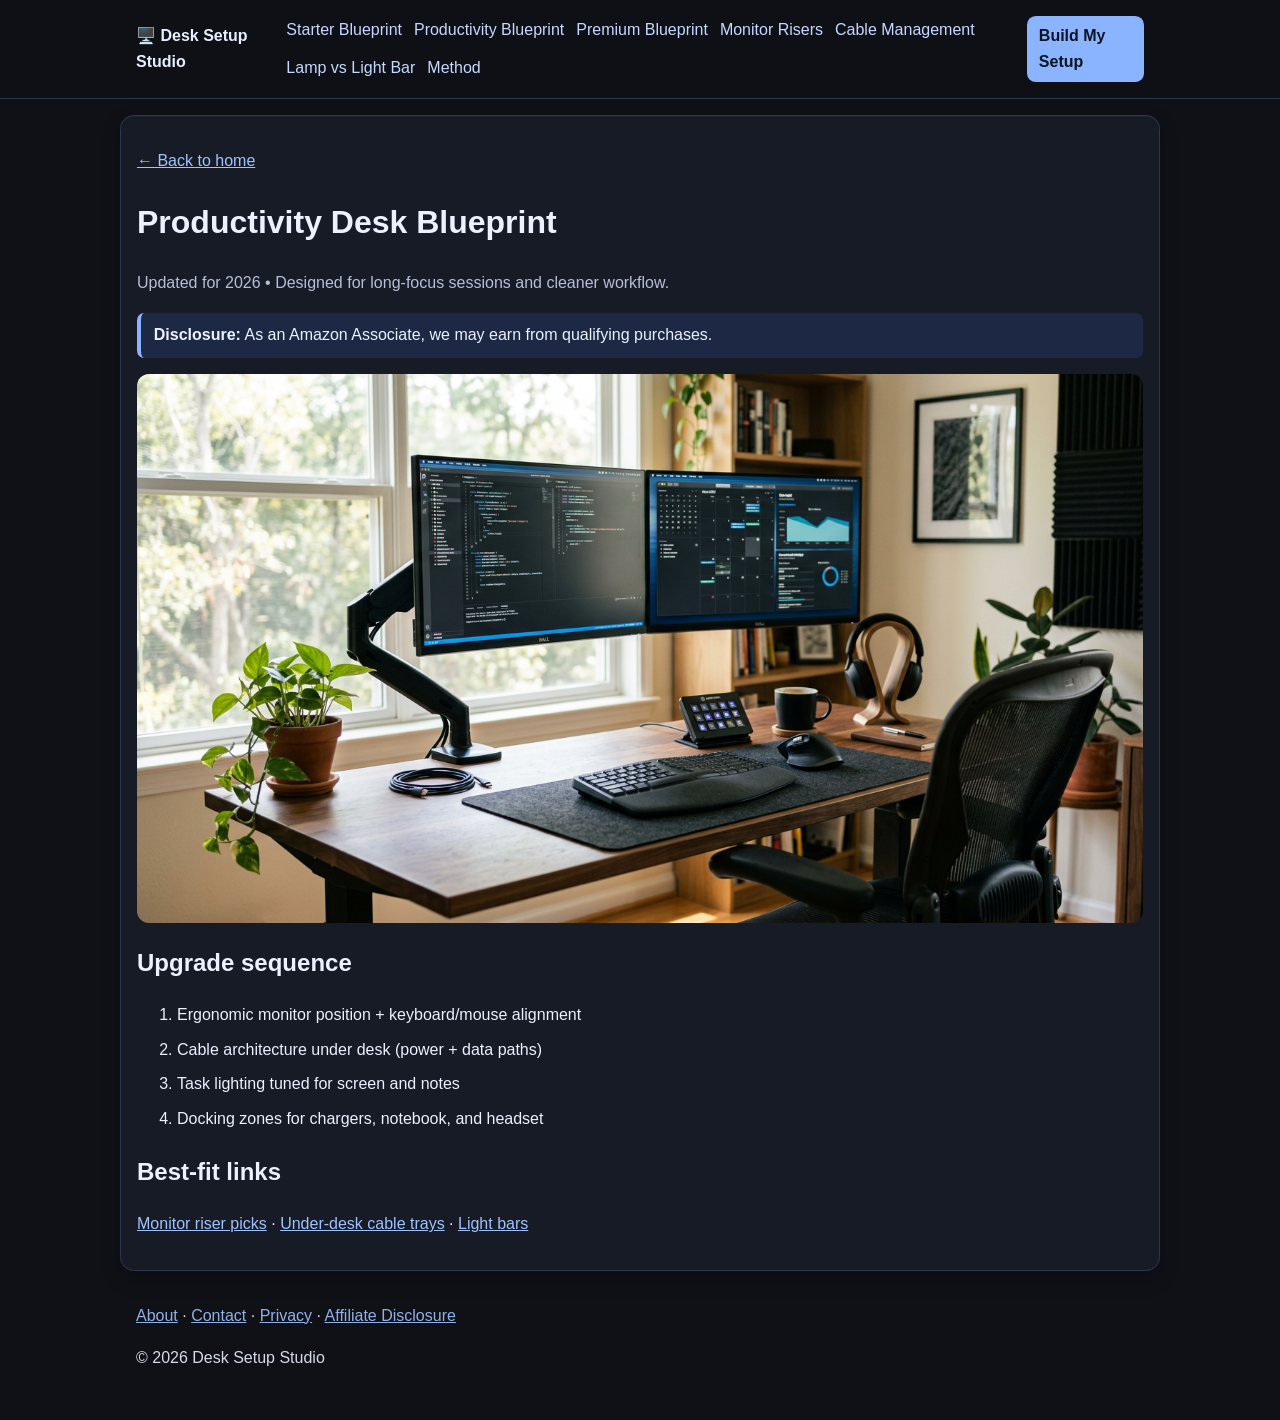
<file: setup-blueprint-productivity.html>
<!doctype html><html lang="en"><head><meta charset="utf-8"><meta name="viewport" content="width=device-width, initial-scale=1"><title>Productivity Desk Blueprint (2026) – Workflow Upgrade Plan</title><meta name="description" content="Productivity blueprint for remote professionals: ergonomic screen setup, cable architecture, and workflow-friendly accessory zones."><link rel="canonical" href="https://virtualecommerceinc.com/deskgear/setup-blueprint-productivity.html"><link rel="stylesheet" href="styles.css"><!-- Google tag (gtag.js) -->
<script async src="https://www.googletagmanager.com/gtag/js?id=G-3Q57QH82ZM"></script>
<script>window.dataLayer=window.dataLayer||[];function gtag(){dataLayer.push(arguments);}gtag("js",new Date());gtag("config","G-3Q57QH82ZM");</script></head><body><div class="top-nav-wrap"><div class="wrap top-nav"><a class="brand" href="index.html">🖥️ Desk Setup Studio</a><nav class="top-links"><a href="setup-blueprint-starter.html">Starter Blueprint</a><a href="setup-blueprint-productivity.html">Productivity Blueprint</a><a href="setup-blueprint-premium.html">Premium Blueprint</a><a href="best-monitor-risers.html">Monitor Risers</a><a href="best-cable-management-kits.html">Cable Management</a><a href="desk-lamp-vs-light-bar.html">Lamp vs Light Bar</a><a href="about.html">Method</a></nav><a class="top-cta" href="setup-blueprint-starter.html">Build My Setup</a></div></div>
<main class="wrap content"><p><a href="index.html">← Back to home</a></p><h1>Productivity Desk Blueprint</h1><p class="sub">Updated for 2026 • Designed for long-focus sessions and cleaner workflow.</p><p class="disclosure"><strong>Disclosure:</strong> As an Amazon Associate, we may earn from qualifying purchases.</p>
<section class="guide-hero"><img src="assets/desk_remote.png" alt="Productivity desk blueprint with dual monitor and clean accessory zones" loading="lazy"></section>
<h2>Upgrade sequence</h2>
<ol><li>Ergonomic monitor position + keyboard/mouse alignment</li><li>Cable architecture under desk (power + data paths)</li><li>Task lighting tuned for screen and notes</li><li>Docking zones for chargers, notebook, and headset</li></ol>
<h2>Best-fit links</h2>
<p><a rel="nofollow sponsored" href="https://www.amazon.com/s?k=monitor+riser+stand&tag=deskgear03-20">Monitor riser picks</a> · <a rel="nofollow sponsored" href="https://www.amazon.com/s?k=under+desk+cable+tray&tag=deskgear03-20">Under-desk cable trays</a> · <a rel="nofollow sponsored" href="https://www.amazon.com/s?k=monitor+light+bar&tag=deskgear03-20">Light bars</a></p>
</main><footer class="wrap footer"><p><a href="about.html">About</a> · <a href="contact.html">Contact</a> · <a href="privacy.html">Privacy</a> · <a href="affiliate-disclosure.html">Affiliate Disclosure</a></p><p>© 2026 Desk Setup Studio</p></footer>
</body></html>
</file>
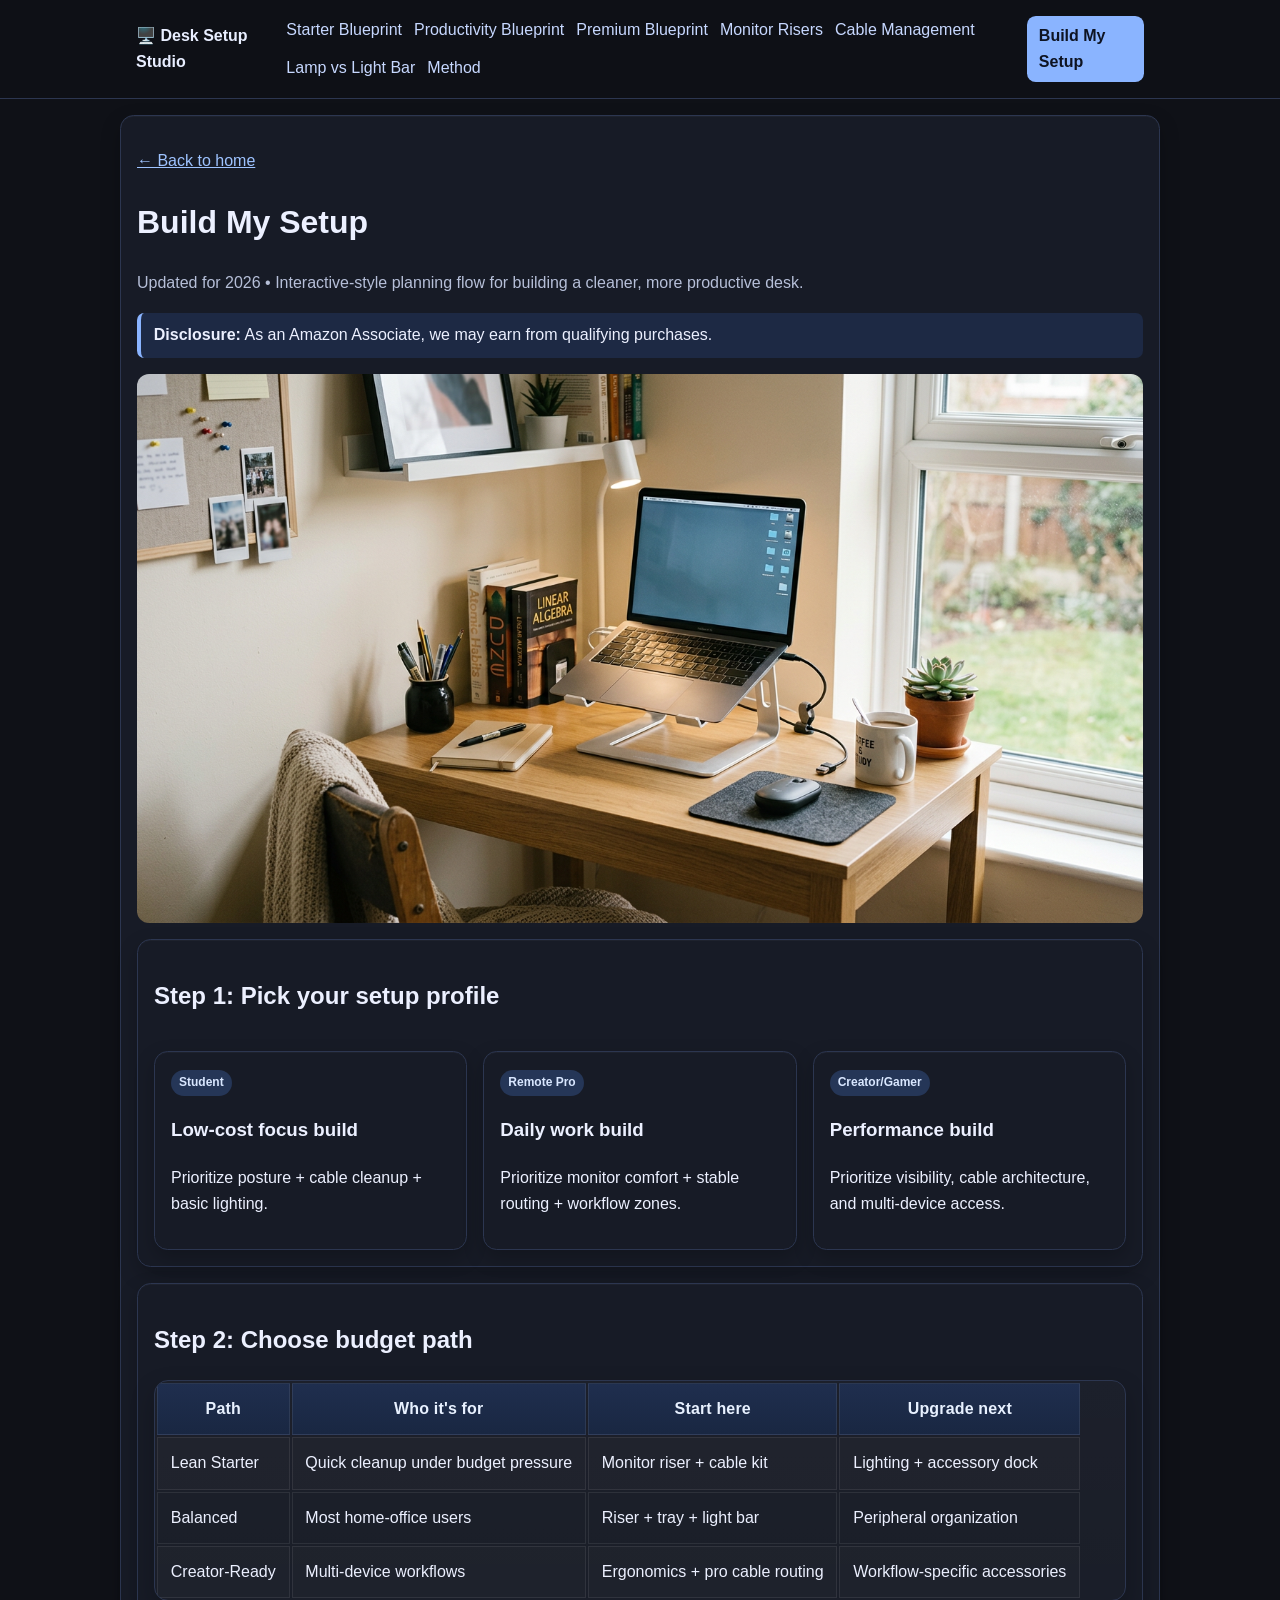
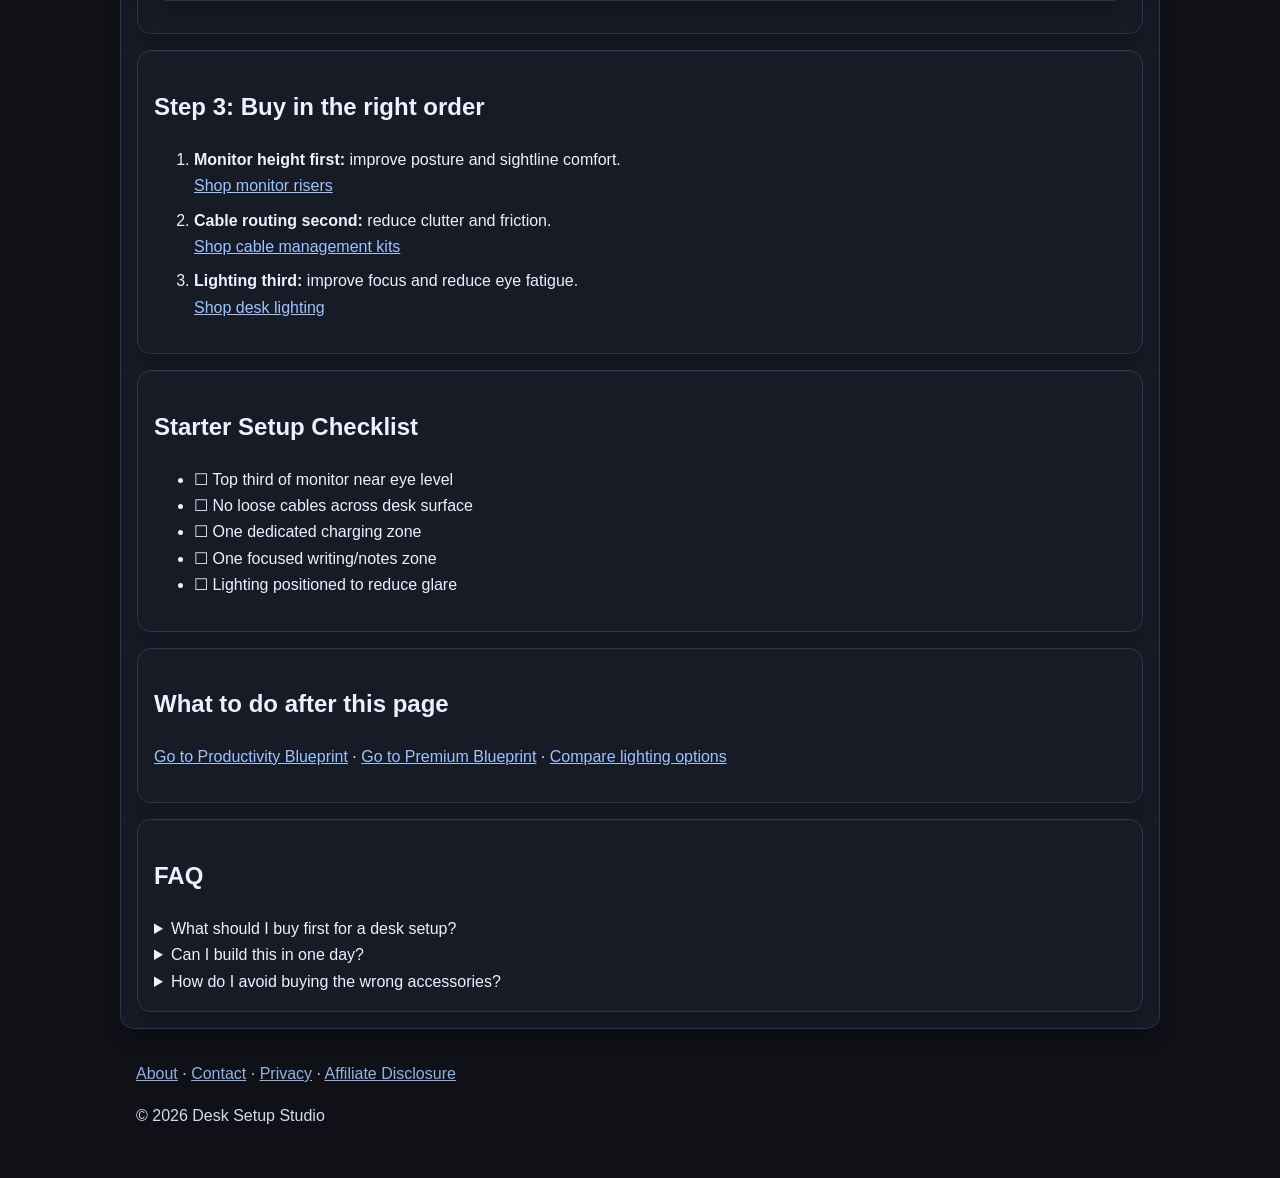
<file: setup-blueprint-starter.html>
<!doctype html><html lang="en"><head><meta charset="utf-8"><meta name="viewport" content="width=device-width, initial-scale=1">
<title>Build My Setup (2026) – Desk Setup Planner & Starter Blueprint</title>
<meta name="description" content="Build your desk setup with a step-by-step planner. Choose persona, budget, and priorities, then follow a practical starter blueprint with clear gear paths.">
<link rel="canonical" href="https://virtualecommerceinc.com/deskgear/setup-blueprint-starter.html"><link rel="stylesheet" href="styles.css"><!-- Google tag (gtag.js) -->
<script async src="https://www.googletagmanager.com/gtag/js?id=G-3Q57QH82ZM"></script>
<script>window.dataLayer=window.dataLayer||[];function gtag(){dataLayer.push(arguments);}gtag("js",new Date());gtag("config","G-3Q57QH82ZM");</script>
<script type="application/ld+json">{"@context":"https://schema.org","@type":"BreadcrumbList","itemListElement":[{"@type":"ListItem","position":1,"name":"Home","item":"https://virtualecommerceinc.com/deskgear/"},{"@type":"ListItem","position":2,"name":"Build My Setup","item":"https://virtualecommerceinc.com/deskgear/setup-blueprint-starter.html"}]}</script>
<script type="application/ld+json">{"@context":"https://schema.org","@type":"FAQPage","mainEntity":[{"@type":"Question","name":"What should I buy first for a desk setup?","acceptedAnswer":{"@type":"Answer","text":"Start with monitor height, cable control, and task lighting before adding premium accessories."}},{"@type":"Question","name":"How much should a starter setup cost?","acceptedAnswer":{"@type":"Answer","text":"A practical starter setup can begin with core upgrades first, then expand over time based on workflow needs."}}]}</script>
</head><body><div class="top-nav-wrap"><div class="wrap top-nav"><a class="brand" href="index.html">🖥️ Desk Setup Studio</a><nav class="top-links"><a href="setup-blueprint-starter.html">Starter Blueprint</a><a href="setup-blueprint-productivity.html">Productivity Blueprint</a><a href="setup-blueprint-premium.html">Premium Blueprint</a><a href="best-monitor-risers.html">Monitor Risers</a><a href="best-cable-management-kits.html">Cable Management</a><a href="desk-lamp-vs-light-bar.html">Lamp vs Light Bar</a><a href="about.html">Method</a></nav><a class="top-cta" href="setup-blueprint-starter.html">Build My Setup</a></div></div>
<main class="wrap content">
  <p><a href="index.html">← Back to home</a></p>
  <h1>Build My Setup</h1>
  <p class="sub">Updated for 2026 • Interactive-style planning flow for building a cleaner, more productive desk.</p>
  <p class="disclosure"><strong>Disclosure:</strong> As an Amazon Associate, we may earn from qualifying purchases.</p>
  <section class="guide-hero"><img src="assets/desk_student.png" alt="Starter desk setup with simple ergonomic and cable upgrades" loading="lazy"></section>

  <section class="panel">
    <h2>Step 1: Pick your setup profile</h2>
    <div class="grid">
      <article class="card"><span class="badge">Student</span><h3>Low-cost focus build</h3><p>Prioritize posture + cable cleanup + basic lighting.</p></article>
      <article class="card"><span class="badge">Remote Pro</span><h3>Daily work build</h3><p>Prioritize monitor comfort + stable routing + workflow zones.</p></article>
      <article class="card"><span class="badge">Creator/Gamer</span><h3>Performance build</h3><p>Prioritize visibility, cable architecture, and multi-device access.</p></article>
    </div>
  </section>

  <section class="panel">
    <h2>Step 2: Choose budget path</h2>
    <div class="compare-table-wrap">
      <table>
        <thead><tr><th>Path</th><th>Who it's for</th><th>Start here</th><th>Upgrade next</th></tr></thead>
        <tbody>
          <tr><td>Lean Starter</td><td>Quick cleanup under budget pressure</td><td>Monitor riser + cable kit</td><td>Lighting + accessory dock</td></tr>
          <tr><td>Balanced</td><td>Most home-office users</td><td>Riser + tray + light bar</td><td>Peripheral organization</td></tr>
          <tr><td>Creator-Ready</td><td>Multi-device workflows</td><td>Ergonomics + pro cable routing</td><td>Workflow-specific accessories</td></tr>
        </tbody>
      </table>
    </div>
  </section>

  <section class="panel">
    <h2>Step 3: Buy in the right order</h2>
    <ol>
      <li><strong>Monitor height first:</strong> improve posture and sightline comfort.
        <br><a rel="nofollow sponsored" href="https://www.amazon.com/s?k=monitor+riser+stand&tag=deskgear03-20">Shop monitor risers</a></li>
      <li><strong>Cable routing second:</strong> reduce clutter and friction.
        <br><a rel="nofollow sponsored" href="https://www.amazon.com/s?k=desk+cable+management+kit&tag=deskgear03-20">Shop cable management kits</a></li>
      <li><strong>Lighting third:</strong> improve focus and reduce eye fatigue.
        <br><a rel="nofollow sponsored" href="https://www.amazon.com/s?k=monitor+light+bar&tag=deskgear03-20">Shop desk lighting</a></li>
    </ol>
  </section>

  <section class="panel">
    <h2>Starter Setup Checklist</h2>
    <ul>
      <li>☐ Top third of monitor near eye level</li>
      <li>☐ No loose cables across desk surface</li>
      <li>☐ One dedicated charging zone</li>
      <li>☐ One focused writing/notes zone</li>
      <li>☐ Lighting positioned to reduce glare</li>
    </ul>
  </section>

  <section class="panel">
    <h2>What to do after this page</h2>
    <p><a href="setup-blueprint-productivity.html">Go to Productivity Blueprint</a> · <a href="setup-blueprint-premium.html">Go to Premium Blueprint</a> · <a href="desk-lamp-vs-light-bar.html">Compare lighting options</a></p>
  </section>

  <section class="panel">
    <h2>FAQ</h2>
    <details><summary>What should I buy first for a desk setup?</summary><p>Start with ergonomic monitor height, then cable management, then lighting. This order creates fast, visible improvement.</p></details>
    <details><summary>Can I build this in one day?</summary><p>Yes. Most users can complete a practical starter setup in one focused session.</p></details>
    <details><summary>How do I avoid buying the wrong accessories?</summary><p>Measure desk dimensions first and buy by workflow pain points, not trends.</p></details>
  </section>
</main>
<footer class="wrap footer"><p><a href="about.html">About</a> · <a href="contact.html">Contact</a> · <a href="privacy.html">Privacy</a> · <a href="affiliate-disclosure.html">Affiliate Disclosure</a></p><p>© 2026 Desk Setup Studio</p></footer>
</body></html>
</file>
<file: styles.css>
:root{--bg:#0f1117;--card:#171b26;--txt:#ecf0ff;--muted:#b6bfd8;--accent:#8ab4ff;--line:#2c3650}
*{box-sizing:border-box}body{margin:0;background:var(--bg);color:var(--txt);font:16px/1.65 Inter,Arial,sans-serif}
.wrap{max-width:1040px;margin:auto;padding:1rem}
.top-nav-wrap{position:sticky;top:0;z-index:1000;background:rgba(15,17,23,.92);border-bottom:1px solid var(--line);backdrop-filter:blur(8px)}
.top-nav{display:flex;gap:1rem;align-items:center}.brand{font-weight:800;color:#e8eeff;text-decoration:none}
.top-links{display:flex;gap:.75rem;flex-wrap:wrap;margin-left:auto}.top-links a{color:#c7d8ff;text-decoration:none}
.top-cta{background:var(--accent);color:#0d1322;text-decoration:none;padding:.42rem .72rem;border-radius:.55rem;font-weight:700}
.panel,.card,.content{background:var(--card);border:1px solid var(--line);border-radius:.85rem;padding:1rem;margin-top:1rem}
.grid{display:grid;grid-template-columns:repeat(auto-fit,minmax(220px,1fr));gap:1rem}.badge{display:inline-block;background:#253657;color:#d9e7ff;padding:.2rem .5rem;border-radius:999px;font-size:.75rem;font-weight:700}
a{color:#9ec3ff}.sub{color:var(--muted)}.disclosure{background:#1d2944;border-left:4px solid var(--accent);padding:.6rem .8rem;border-radius:.45rem}
.hero-banner{position:relative;overflow:hidden;border-radius:.9rem;border:1px solid var(--line);margin-top:1rem}.hero-banner img{width:100%;display:block}
.hero-overlay{position:absolute;inset:0;background:linear-gradient(90deg,rgba(8,13,24,.75),rgba(8,13,24,.2));padding:1rem;display:flex;flex-direction:column;justify-content:center;gap:.5rem}
.guide-hero img{width:100%;display:block;border-radius:.75rem}
.footer{opacity:.9;padding-bottom:2rem}

/* Persona card image consistency */
.guide-cards{align-items:stretch}
.guide-card{padding:0;overflow:hidden;display:flex;flex-direction:column}
.guide-card img{width:100%;aspect-ratio:16/10;object-fit:cover;display:block}
.guide-card .card-body{padding:1rem}


/* 3D card system */
.panel,.card,.content{
  box-shadow: 0 8px 20px rgba(0,0,0,.22), inset 0 1px 0 rgba(255,255,255,.03);
}
.card{
  transition: transform .2s ease, box-shadow .2s ease, border-color .2s ease;
}
.card:hover{
  transform: translateY(-3px);
  box-shadow: 0 14px 28px rgba(0,0,0,.28), inset 0 1px 0 rgba(255,255,255,.05);
  border-color: color-mix(in oklab, var(--accent) 35%, var(--line));
}

/* Premium comparison table block */
.compare-table-wrap{
  margin: 1rem 0;
  border: 1px solid var(--line);
  border-radius: 14px;
  overflow: hidden;
  background: linear-gradient(180deg, rgba(255,255,255,.025), rgba(255,255,255,.01));
  box-shadow: 0 10px 24px rgba(0,0,0,.22);
}
.compare-table-wrap table{
  margin: 0;
  border: 0;
}
.compare-table-wrap thead th{
  background: linear-gradient(180deg, #1f2e4e, #192742);
  color: #e8f1ff;
  font-weight: 700;
  letter-spacing: .01em;
}
.compare-table-wrap th,
.compare-table-wrap td{
  border: 1px solid rgba(255,255,255,.08);
  padding: .75rem .8rem;
  vertical-align: top;
}
.compare-table-wrap tbody tr:nth-child(odd){
  background: rgba(255,255,255,.015);
}
.compare-table-wrap tbody tr:hover{
  background: rgba(138,180,255,.08);
}
.table-caption{
  margin:.35rem 0 .65rem;
  color: var(--muted);
  font-size:.95rem;
}
/* Build my setup page polish */
.content ol li{margin:.5rem 0}
</file>
